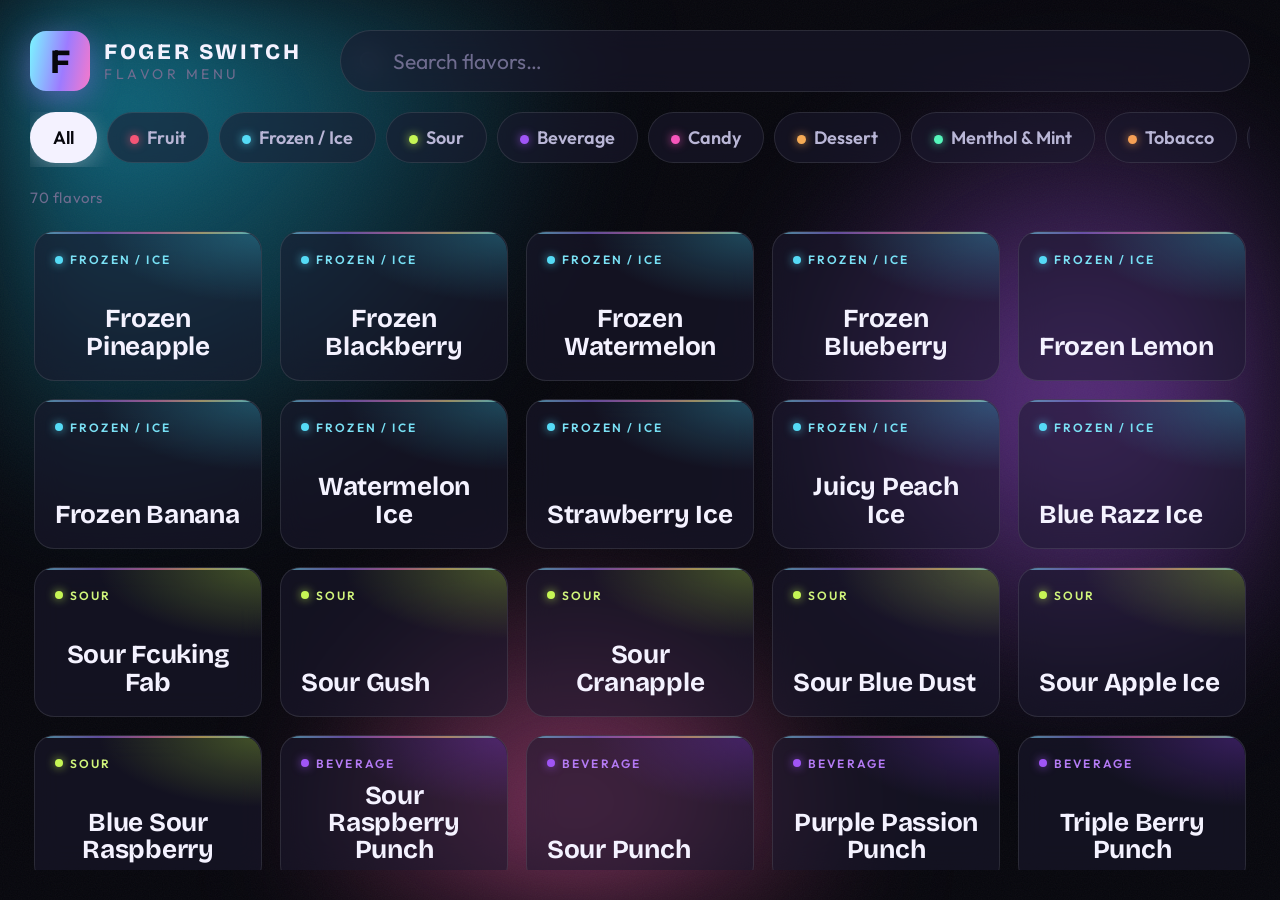
<file: index.html>
<!DOCTYPE html>
<html lang="en">
<head>
  <meta charset="UTF-8" />
  <meta name="viewport" content="width=device-width, initial-scale=1.0, maximum-scale=1.0, user-scalable=no" />
  <title>Foger Switch — Flavor Menu</title>
  <link rel="stylesheet" href="styles.css" />
</head>
<body>
  <!-- Animated holographic atmosphere -->
  <div class="aurora" aria-hidden="true">
    <span class="blob blob-1"></span>
    <span class="blob blob-2"></span>
    <span class="blob blob-3"></span>
  </div>
  <div class="grain" aria-hidden="true"></div>

  <!-- ===== Idle attract screen ===== -->
  <section id="attract" class="attract" aria-hidden="true">
    <div class="attract-inner">
      <p class="attract-kicker">Foger&nbsp;Switch</p>
      <h1 class="attract-title">Flavor<br />Menu</h1>
      <p class="attract-sub">Tap anywhere to explore<br /><span id="attractCount">90</span> flavors</p>
      <div class="attract-pulse" aria-hidden="true"></div>
    </div>
  </section>

  <!-- ===== Main app ===== -->
  <main id="app" class="app">
    <header class="topbar">
      <div class="brand">
        <span class="brand-mark">F</span>
        <span class="brand-text">
          <span class="brand-name">FOGER SWITCH</span>
          <span class="brand-tag">Flavor Menu</span>
        </span>
      </div>
      <div class="search-wrap">
        <svg class="search-icon" viewBox="0 0 24 24" aria-hidden="true"><path d="M21 21l-4.3-4.3M11 19a8 8 0 1 0 0-16 8 8 0 0 0 0 16Z" fill="none" stroke="currentColor" stroke-width="2" stroke-linecap="round"/></svg>
        <input id="search" class="search" type="text" inputmode="search" autocomplete="off" placeholder="Search flavors…" aria-label="Search flavors" />
        <button id="searchClear" class="search-clear" aria-label="Clear search" hidden>&times;</button>
      </div>
    </header>

    <nav id="filters" class="filters" aria-label="Filter by category"></nav>

    <div class="count-row">
      <span id="resultCount" class="result-count"></span>
    </div>

    <section id="grid" class="grid" aria-label="Flavors"></section>

    <p id="empty" class="empty" hidden>No flavors match that search.</p>
  </main>

  <!-- ===== Zoom-to-detail overlay ===== -->
  <div id="scrim" class="scrim" hidden></div>
  <div id="detail" class="detail" role="dialog" aria-modal="true" aria-labelledby="detailName" hidden>
    <button id="detailClose" class="detail-close" aria-label="Close">&times;</button>
    <span id="detailBadge" class="detail-badge"></span>
    <h2 id="detailName" class="detail-name"></h2>
    <p id="detailProfile" class="detail-profile"></p>
    <span class="detail-hint">Tap anywhere to close</span>
  </div>

  <script src="app.js"></script>
</body>
</html>
</file>
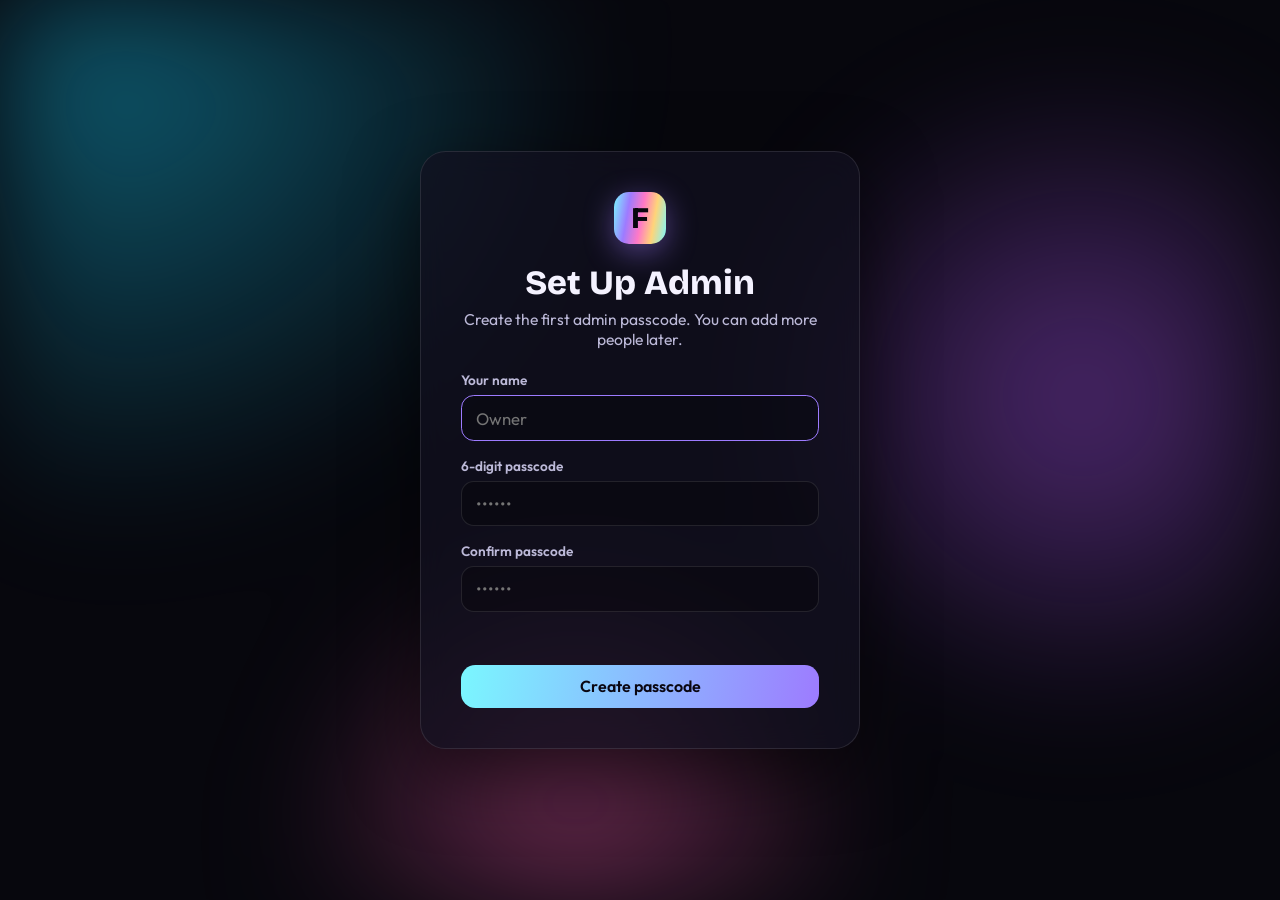
<file: admin.html>
<!DOCTYPE html>
<html lang="en">
<head>
<meta charset="UTF-8" />
<meta name="viewport" content="width=device-width, initial-scale=1.0, maximum-scale=1.0, user-scalable=no" />
<title>Foger Switch — Admin</title>
<link rel="stylesheet" href="admin.css" />
</head>
<body>
  <div class="aurora" aria-hidden="true"><span class="blob b1"></span><span class="blob b2"></span><span class="blob b3"></span></div>

  <div class="wrap">
    <!-- ===================== GATE ===================== -->
    <section id="gate" class="gate">
      <!-- LOGIN (returning) -->
      <div id="loginView" class="gate-card" hidden>
        <div class="brand-mark gate-mark">F</div>
        <h1 class="gate-title">Admin Access</h1>
        <p class="gate-sub">Enter your 6-digit passcode</p>
        <div id="dots" class="dots" aria-hidden="true"></div>
        <div class="keypad" id="keypad"></div>
        <p id="loginMsg" class="msg" role="status" style="margin-top:16px"></p>
      </div>

      <!-- SETUP (first run) -->
      <div id="setupView" class="gate-card" hidden>
        <div class="brand-mark gate-mark">F</div>
        <h1 class="gate-title">Set Up Admin</h1>
        <p class="gate-sub">Create the first admin passcode. You can add more people later.</p>
        <div class="field"><label for="setupName">Your name</label>
          <input id="setupName" type="text" autocomplete="off" placeholder="Owner" /></div>
        <div class="field"><label for="setupCode">6-digit passcode</label>
          <input id="setupCode" type="password" inputmode="numeric" autocomplete="off" maxlength="6" placeholder="••••••" /></div>
        <div class="field"><label for="setupConfirm">Confirm passcode</label>
          <input id="setupConfirm" type="password" inputmode="numeric" autocomplete="off" maxlength="6" placeholder="••••••" /></div>
        <p id="setupMsg" class="msg bad"></p>
        <button id="setupBtn" class="btn primary" style="width:100%;margin-top:6px">Create passcode</button>
      </div>
    </section>

    <!-- ===================== PANEL ===================== -->
    <section id="panel" class="panel" hidden>
      <div class="panel-head">
        <div class="brand-mark">F</div>
        <h1 class="panel-title">Kiosk Admin</h1>
        <span class="who" id="who"></span>
        <button id="lockBtn" class="btn ghost">Lock</button>
        <button id="exitBtn" class="btn">Exit to kiosk ↗</button>
      </div>

      <nav class="tabs" id="tabs">
        <button class="tab active" data-tab="avail">Availability</button>
        <button class="tab" data-tab="add">Add Flavor</button>
        <button class="tab" data-tab="pass">Passcodes</button>
      </nav>

      <!-- AVAILABILITY -->
      <div id="tab-avail" class="tabpage">
        <div class="toolbar">
          <input id="availSearch" class="search" type="text" inputmode="search" autocomplete="off" placeholder="Search flavors…" />
          <span id="availCount" class="count-tag"></span>
        </div>
        <p class="note" style="margin:0 0 12px">Toggle a flavor off when it's out of stock. It stays on the menu, shown dimmed with an “Out of Stock” badge.</p>
        <div id="flavorList" class="flavor-list"></div>
      </div>

      <!-- ADD FLAVOR -->
      <div id="tab-add" class="tabpage" hidden>
        <div class="add-grid">
          <div class="form-col">
            <div class="field"><label for="addName">Flavor name</label>
              <input id="addName" type="text" autocomplete="off" placeholder="e.g. Blue Razz Slush" /></div>
            <div class="field"><label for="addProfile">Flavor profile</label>
              <textarea id="addProfile" placeholder="Short description shown when a customer opens the card."></textarea></div>
            <div class="field"><label for="addCategory">Category</label>
              <select id="addCategory"></select></div>
            <div class="field inline-toggle">
              <span id="addIced" class="switch" role="switch" aria-checked="false" tabindex="0"></span>
              <label for="addIced" style="margin:0">Iced / menthol (shows under the “Iced” filter)</label>
            </div>
            <div class="field"><label for="addHue">Pod color</label>
              <div class="hue-row">
                <input id="addHue" class="hue-slider" type="range" min="0" max="360" value="250" />
              </div>
              <div id="swatches" class="swatches"></div>
            </div>
            <p id="addMsg" class="msg"></p>
            <button id="addBtn" class="btn primary" style="width:100%">Add flavor</button>
          </div>
          <div class="preview-col">
            <div id="previewPod" class="preview-pod"></div>
            <p class="preview-name" id="previewName">New Flavor</p>
            <p class="filename">Real photo later: <code id="previewFile">pods/new-flavor.png</code></p>
          </div>
        </div>

        <h2 class="section-h">Added flavors</h2>
        <p class="note" id="customEmpty">No custom flavors yet. Ones you add appear here.</p>
        <div id="customList" class="mini-list"></div>
      </div>

      <!-- PASSCODES -->
      <div id="tab-pass" class="tabpage" hidden>
        <p class="note" style="margin:0 0 12px">Each person gets their own 6-digit code. Up to 12. Codes are stored on this device only.</p>
        <div id="peopleList" class="mini-list"></div>

        <h2 class="section-h">Add a person</h2>
        <div class="row-form">
          <div class="field"><label for="pName">Name</label>
            <input id="pName" type="text" autocomplete="off" placeholder="Staff name" /></div>
          <div class="field"><label for="pCode">6-digit code</label>
            <input id="pCode" type="password" inputmode="numeric" autocomplete="off" maxlength="6" placeholder="••••••" /></div>
          <button id="pAddBtn" class="btn primary">Add</button>
        </div>
        <p id="passMsg" class="msg"></p>
      </div>
    </section>
  </div>

  <script src="pod-art.js"></script>
  <script src="kiosk-store.js"></script>
  <script src="admin.js"></script>
</body>
</html>
</file>
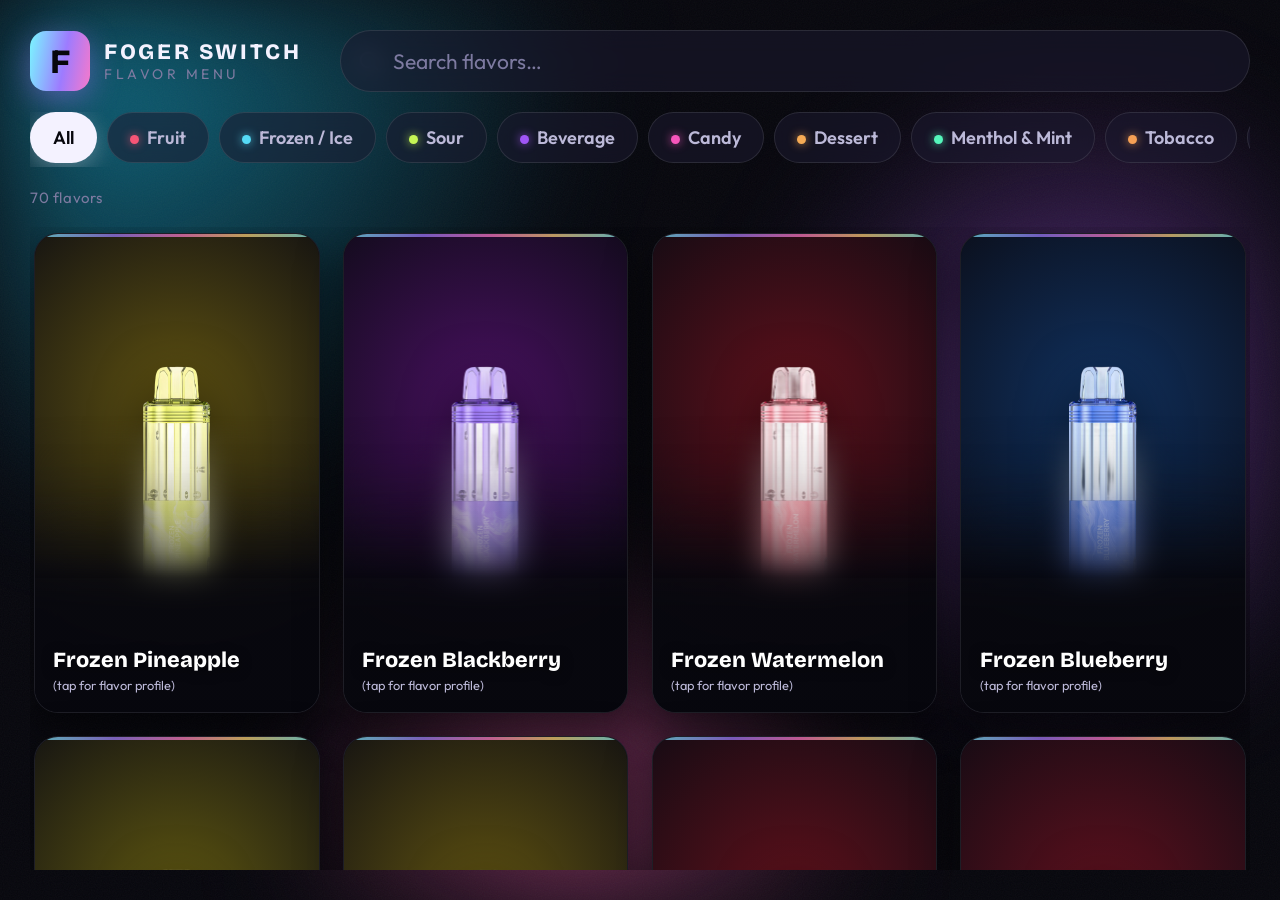
<file: cards.html>
<!DOCTYPE html>
<html lang="en">
<head>
<meta charset="UTF-8" />
<meta name="viewport" content="width=device-width, initial-scale=1.0, maximum-scale=1.0, user-scalable=no" />
<title>Foger Switch — Flavor Cards</title>
<link rel="stylesheet" href="cards.css?v=2" />
</head>
<body>
  <div class="aurora" aria-hidden="true"><span class="blob b1"></span><span class="blob b2"></span><span class="blob b3"></span></div>
  <div class="grain" aria-hidden="true"></div>

  <!-- idle attract -->
  <section id="attract" class="attract" aria-hidden="true">
    <div class="attract-inner">
      <p class="attract-kicker">Foger&nbsp;Switch</p>
      <h1 class="attract-title">Flavor<br/>Menu</h1>
      <p class="attract-sub">Tap anywhere to explore<br/><span id="attractCount">90</span> flavors</p>
      <div class="attract-pulse" aria-hidden="true"></div>
    </div>
  </section>

  <main id="app" class="app">
    <header class="topbar">
      <div class="brand">
        <span class="brand-mark">F</span>
        <span class="brand-text"><span class="brand-name">FOGER SWITCH</span><span class="brand-tag">Flavor Menu</span></span>
      </div>
      <div class="search-wrap">
        <svg class="search-icon" viewBox="0 0 24 24" aria-hidden="true"><path d="M21 21l-4.3-4.3M11 19a8 8 0 1 0 0-16 8 8 0 0 0 0 16Z" fill="none" stroke="currentColor" stroke-width="2" stroke-linecap="round"/></svg>
        <input id="search" class="search" type="text" inputmode="search" autocomplete="off" placeholder="Search flavors…" aria-label="Search flavors" />
        <button id="searchClear" class="search-clear" aria-label="Clear search" hidden>&times;</button>
      </div>
    </header>

    <nav id="filters" class="filters" aria-label="Filter by category"></nav>
    <div class="count-row"><span id="resultCount" class="result-count"></span></div>

    <section id="grid" class="grid" aria-label="Flavors"></section>
    <p id="empty" class="empty" hidden>No flavors match that search.</p>
  </main>

  <script src="cards.js?v=2"></script>
</body>
</html>
</file>
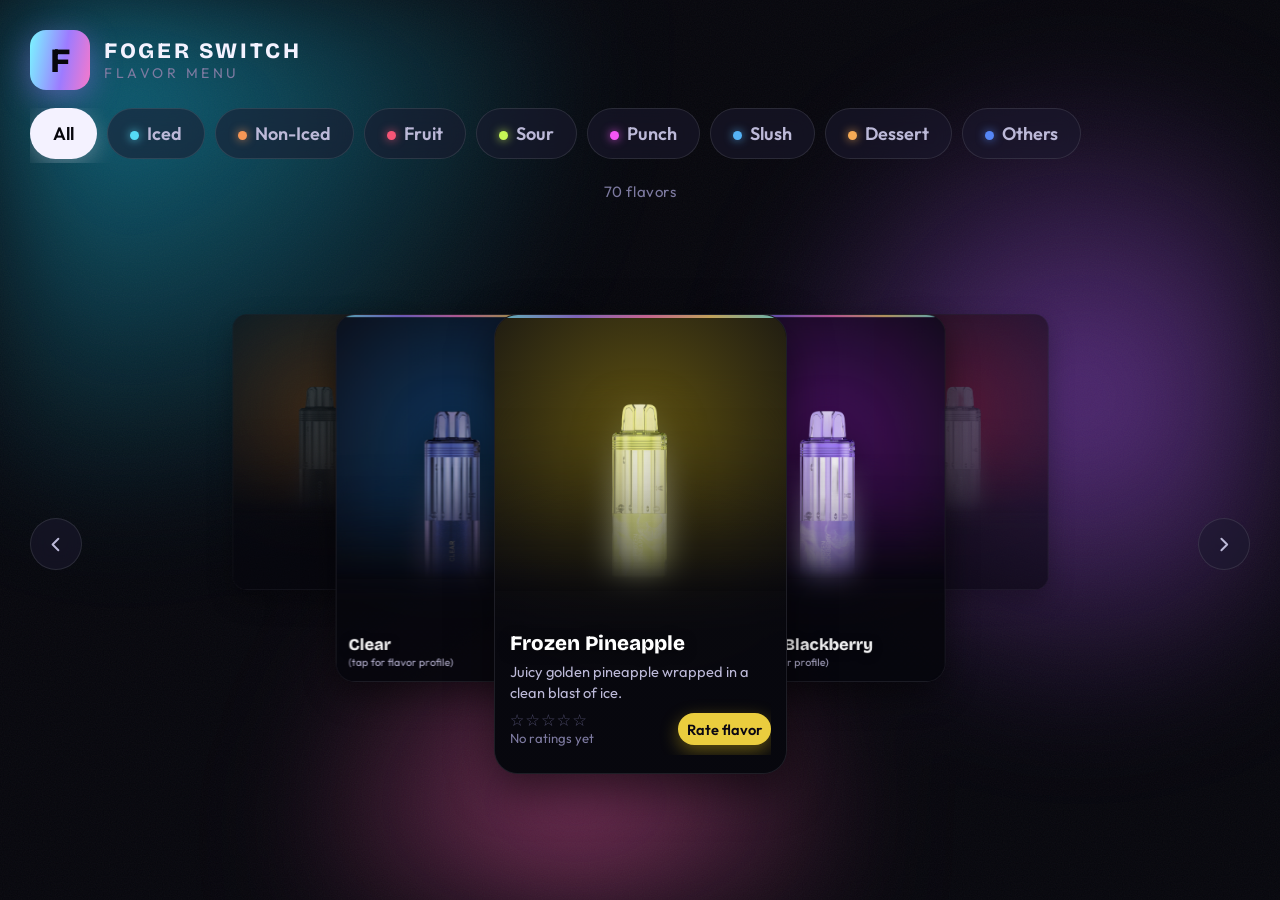
<file: carousel.html>
<!DOCTYPE html>
<html lang="en">
<head>
<meta charset="UTF-8" />
<meta name="viewport" content="width=device-width, initial-scale=1.0, maximum-scale=1.0, user-scalable=no" />
<title>Foger Switch — Flavor Carousel</title>
<link rel="stylesheet" href="carousel.css" />
</head>
<body>
  <div class="aurora" aria-hidden="true"><span class="blob b1"></span><span class="blob b2"></span><span class="blob b3"></span></div>
  <div class="grain" aria-hidden="true"></div>

  <!-- idle attract -->
  <section id="attract" class="attract" aria-hidden="true">
    <div class="attract-inner">
      <p class="attract-kicker">Foger&nbsp;Switch</p>
      <h1 class="attract-title">Flavor<br/>Menu</h1>
      <p class="attract-sub">Tap anywhere to explore<br/><span id="attractCount">90</span> flavors</p>
      <div class="attract-pulse" aria-hidden="true"></div>
    </div>
  </section>

  <main id="app" class="app">
    <header class="topbar">
      <div class="brand">
        <span class="brand-mark">F</span>
        <span class="brand-text"><span class="brand-name">FOGER SWITCH</span><span class="brand-tag">Flavor Menu</span></span>
      </div>
    </header>

    <nav id="filters" class="filters" aria-label="Filter by category"></nav>
    <div class="count-row"><span id="resultCount" class="result-count"></span></div>

    <div class="carousel-wrap">
      <button id="prevBtn" class="nav-arrow left" aria-label="Previous flavor">
        <svg viewBox="0 0 24 24"><path d="M15 5l-7 7 7 7" fill="none" stroke="currentColor" stroke-width="2.4" stroke-linecap="round" stroke-linejoin="round"/></svg>
      </button>
      <div id="stage" class="stage">
        <div id="track" class="track"></div>
      </div>
      <button id="nextBtn" class="nav-arrow right" aria-label="Next flavor">
        <svg viewBox="0 0 24 24"><path d="M9 5l7 7-7 7" fill="none" stroke="currentColor" stroke-width="2.4" stroke-linecap="round" stroke-linejoin="round"/></svg>
      </button>
    </div>

    <p id="empty" class="empty" hidden>No flavors match that filter.</p>
  </main>

  <script src="pod-art.js"></script>
  <script src="kiosk-store.js"></script>
  <script src="carousel.js"></script>
</body>
</html>
</file>
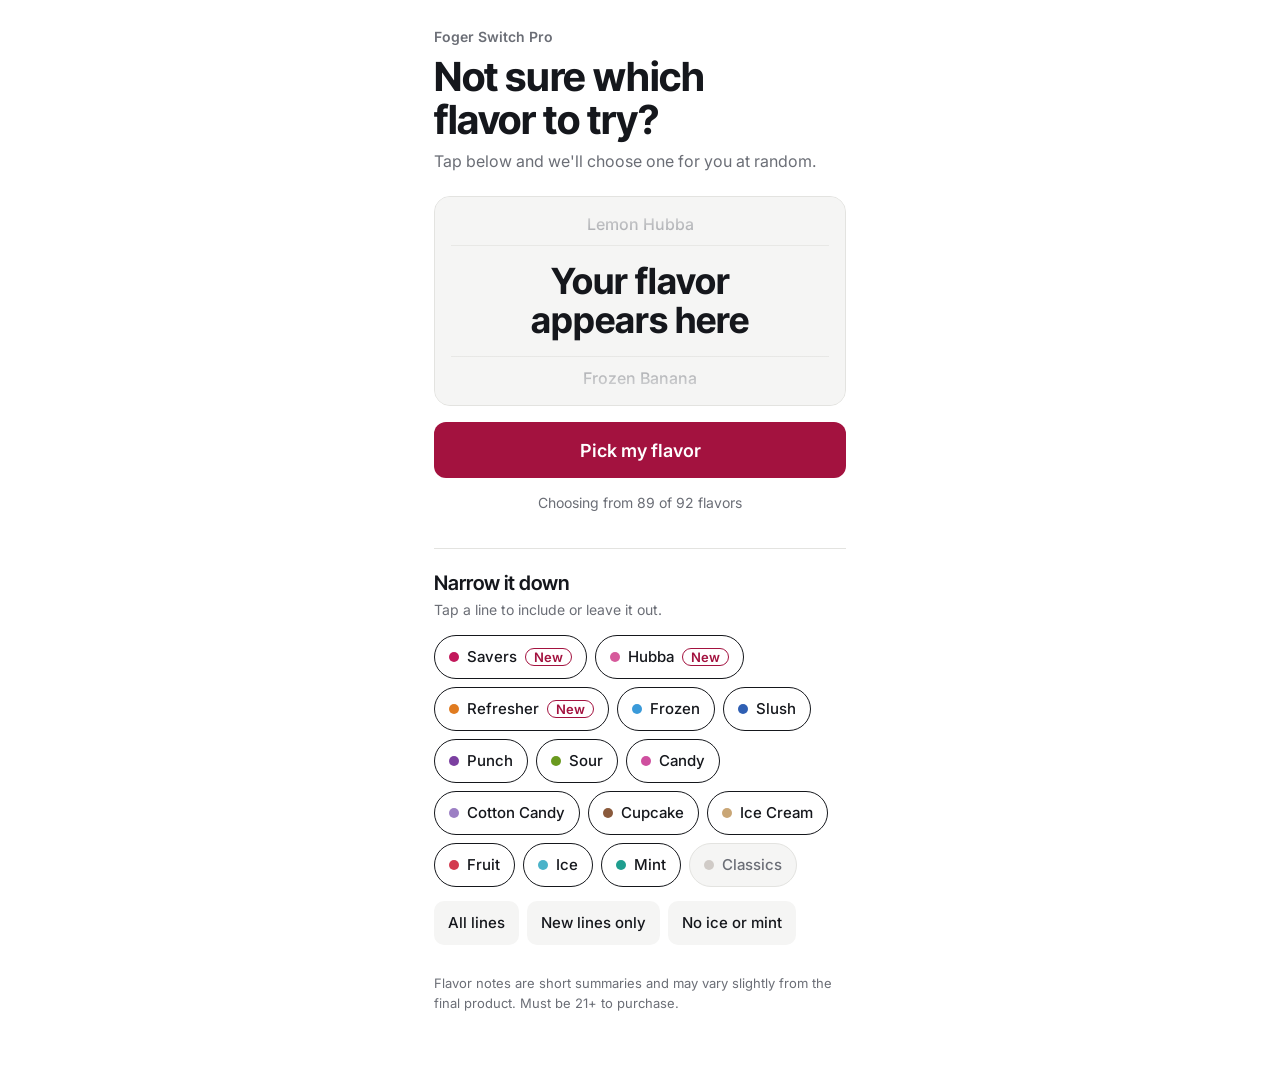
<file: picker.html>
<!DOCTYPE html>
<html lang="en">
<head>
<meta charset="utf-8">
<meta name="viewport" content="width=device-width, initial-scale=1">
<title>Foger Flavor Picker</title>
<link rel="preconnect" href="https://fonts.googleapis.com">
<link href="https://fonts.googleapis.com/css2?family=Inter+Tight:wght@600;700&family=Inter:wght@400;500;600&display=swap" rel="stylesheet">
<style>
/* VOICE: calm, polished retail counter tool
   IDEA: a product-display panel that rotates through the pod wall and settles on one
   PICTURE: the reel window, large, with the chosen flavor set like a product label
   COLOUR and TYPE: white ground, graphite ink, one raspberry accent; Inter Tight + Inter
   LAYOUT: single column; title, reel, button, result, then line filters */
:root{color-scheme:light dark;
  --bg:#ffffff;--panel:#f5f5f4;--ink:#15171c;--soft:#6b6e76;--rule:#e3e3e0;--accent:#a3123f;--accent-ink:#ffffff;--panel0:rgba(245,245,244,0)}
@media (prefers-color-scheme:dark){:root:not([data-theme=light]){
  --bg:#111214;--panel:#1b1c1f;--ink:#f2f2f0;--soft:#9a9ca3;--rule:#2c2d31;--accent:#e04a76;--panel0:rgba(27,28,31,0)}}
:root[data-theme=dark]{--bg:#111214;--panel:#1b1c1f;--ink:#f2f2f0;--soft:#9a9ca3;--rule:#2c2d31;--accent:#e04a76;--panel0:rgba(27,28,31,0)}
:root[data-theme=light]{color-scheme:light}:root[data-theme=dark]{color-scheme:dark}
*{box-sizing:border-box;min-width:0}
body{margin:0;background:var(--bg);color:var(--ink);font:16px/1.55 Inter,system-ui,sans-serif;overflow-x:clip;-webkit-font-smoothing:antialiased}
.wrap{max-width:540px;margin:0 auto;padding:28px max(5vw,18px) 40px}
.brand{font:600 14px Inter,sans-serif;color:var(--soft);margin:0 0 10px}
h1{font:700 clamp(30px,7.5vw,40px)/1.08 "Inter Tight",system-ui,sans-serif;letter-spacing:-.01em;margin:0 0 8px;text-wrap:balance}
.sub{margin:0 0 22px;color:var(--soft)}
.reel{background:var(--panel);border:1px solid var(--rule);border-radius:16px;padding:6px 16px;position:relative;overflow:hidden}
.reel::before,.reel::after{content:"";position:absolute;left:0;right:0;height:32%;pointer-events:none;z-index:1}
.reel::before{top:0;background:linear-gradient(var(--panel),var(--panel0))}
.reel::after{bottom:0;background:linear-gradient(var(--panel0),var(--panel))}
.slot{text-align:center;font:500 16px/1.2 Inter,sans-serif;color:var(--soft);height:42px;display:flex;align-items:center;justify-content:center;white-space:nowrap;overflow:hidden;text-overflow:ellipsis}
.slot.mid{height:clamp(88px,22vw,112px);font:700 clamp(26px,7.5vw,36px)/1.08 "Inter Tight",sans-serif;color:var(--ink);border-block:1px solid var(--rule);white-space:normal;text-wrap:balance}
.big{display:block;width:100%;margin:16px 0 0;min-height:56px;border:0;border-radius:12px;background:var(--accent);color:var(--accent-ink);font:600 18px Inter,sans-serif;cursor:pointer;transition:filter .15s}
.big:hover{filter:brightness(1.08)}
.big:disabled{opacity:.6;cursor:default}
button:focus-visible{outline:3px solid var(--accent);outline-offset:3px}
.result{border:1px solid var(--rule);border-left:4px solid var(--accent);border-radius:12px;padding:16px 18px;margin-top:16px}
.result[hidden]{display:none}
.meta{display:flex;flex-wrap:wrap;align-items:center;gap:8px;font:500 14px Inter,sans-serif;color:var(--soft)}
.dot{width:10px;height:10px;border-radius:50%;background:var(--soft);flex:none;display:inline-block}
.new{font:600 13px Inter;color:var(--accent);border:1px solid currentColor;border-radius:99px;padding:0 8px}
.result h2{font:700 26px/1.15 "Inter Tight",sans-serif;margin:6px 0 4px}
.result p{margin:0}
.count{margin:14px 0 0;font-size:14px;color:var(--soft);text-align:center}
.recent{margin:4px 0 0;font-size:14px;color:var(--soft);text-align:center}
.filters{margin-top:34px;padding-top:22px;border-top:1px solid var(--rule)}
h3{font:600 20px "Inter Tight",sans-serif;margin:0 0 4px}
.hint{margin:0 0 14px;font-size:14px;color:var(--soft)}
.chips{display:flex;flex-wrap:wrap;gap:8px}
.lineBtn{min-height:44px;padding:0 14px;border-radius:99px;border:1px solid var(--rule);background:var(--bg);color:var(--ink);font:500 15px Inter,sans-serif;cursor:pointer;display:inline-flex;align-items:center;gap:8px}
.lineBtn[aria-pressed=true]{border-color:var(--ink)}
.lineBtn[aria-pressed=false]{color:var(--soft);background:var(--panel)}
.lineBtn[aria-pressed=false] .dot{opacity:.3}
.quick{display:flex;flex-wrap:wrap;gap:8px;margin-top:14px}
.ghost{min-height:44px;padding:0 14px;border-radius:10px;border:0;background:var(--panel);color:var(--ink);font:500 15px Inter,sans-serif;cursor:pointer}
.foot{font-size:13px;color:var(--soft);margin-top:28px}
</style>
</head>
<body>
<main class="wrap">
  <p class="brand">Foger Switch Pro</p>
  <h1>Not sure which flavor to try?</h1>
  <p class="sub">Tap below and we'll choose one for you at random.</p>

  <div class="reel" aria-hidden="true">
    <div class="slot" id="s0">Lemon Hubba</div>
    <div class="slot mid" id="s1">Your flavor appears here</div>
    <div class="slot" id="s2">Frozen Banana</div>
  </div>

  <button class="big" id="spin" type="button">Pick my flavor</button>

  <section class="result" id="result" hidden aria-live="polite">
    <div class="meta" id="rLine"></div>
    <h2 id="rName"></h2>
    <p id="rDesc"></p>
  </section>
  <p class="count" id="count"></p>
  <p class="recent" id="recent"></p>

  <section class="filters">
    <h3>Narrow it down</h3>
    <p class="hint">Tap a line to include or leave it out.</p>
    <div class="chips" id="lines"></div>
    <div class="quick">
      <button class="ghost" type="button" id="allOn">All lines</button>
      <button class="ghost" type="button" id="newOnly">New lines only</button>
      <button class="ghost" type="button" id="noIce">No ice or mint</button>
    </div>
  </section>

  <p class="foot">Flavor notes are short summaries and may vary slightly from the final product. Must be 21+ to purchase.</p>
</main>

<noscript><p style="text-align:center;padding:16px">This page needs JavaScript turned on to pick a flavor.</p></noscript>
<p id="err" style="display:none;margin:0 max(5vw,18px) 24px;padding:12px;border-radius:10px;background:#fde8ee;color:#7a0b2c;font-size:14px"></p>
<script>
window.onerror = function(msg, src, line, col){
  var b = document.getElementById("err");
  if (b) { b.style.display = "block"; b.textContent = "Error: " + msg + " (line " + line + ":" + (col || 0) + ")"; }
};
</script>
<script>
(function(){
var LINES = {
  "Savers":{c:"#c2185b",isNew:1},"Hubba":{c:"#d65a9b",isNew:1},"Refresher":{c:"#e07b20",isNew:1},
  "Frozen":{c:"#3a9ad9"},"Slush":{c:"#2f5fb3"},"Punch":{c:"#7b3fa0"},"Sour":{c:"#6a9a1f"},
  "Candy":{c:"#cf4f9f"},"Cotton Candy":{c:"#9c7fc4"},"Cupcake":{c:"#8a5a3c"},"Ice Cream":{c:"#c9a676"},
  "Fruit":{c:"#d33b4f"},"Ice":{c:"#4bb3c9"},"Mint":{c:"#1f9e8f"},"Classics":{c:"#7a6a60"}
};
var FLAVORS = [
 ["Pineapple Savers","Savers","Sweet pineapple done like a fruit candy."],
 ["Wildberry Savers","Savers","Mixed dark-berry candy."],
 ["Drop Sour Savers","Savers","Sour candy drop."],
 ["Sour Cherry Savers","Savers","Tart, sour cherry candy."],
 ["Strawberry Savers","Savers","Strawberry hard candy."],
 ["Strawberry Watermelon Hubba","Hubba","Strawberry and watermelon bubble gum."],
 ["Lemon Hubba","Hubba","Bright lemon over soft bubble gum."],
 ["Tropical Hubba","Hubba","Tropical fruit bubble gum."],
 ["Baja Splash","Hubba","Tropical lime-citrus gum blend served icy."],
 ["Mint Lemonade","Hubba","Tangy lemonade with cool mint, gum style."],
 ["Orange Dream Refresher","Refresher","Orange juice with vanilla cream."],
 ["Mango Pineapple Refresher","Refresher","Mango and pineapple juice blend."],
 ["Blackberry Passion Refresher","Refresher","Blackberry and passion fruit juice."],
 ["Peach Berries Refresher","Refresher","White peach with mixed berries."],
 ["Red Mix Refresher","Refresher","Strawberry, watermelon and cherry."],
 ["Frozen Pineapple","Frozen","Iced tropical pineapple."],
 ["Frozen Blackberry","Frozen","Iced dark blackberry."],
 ["Frozen Watermelon","Frozen","Iced juicy watermelon."],
 ["Frozen Blueberry","Frozen","Iced ripe blueberry."],
 ["Frozen Lemon","Frozen","Iced tart lemon."],
 ["Frozen Banana","Frozen","Iced creamy banana."],
 ["Frozen Strawberry Grapefruit","Frozen","Strawberry and pink grapefruit on ice.",1],
 ["Frozen Wildberry Mix","Frozen","Dark berries on ice.",1],
 ["Frozen Summer Pear","Frozen","Green pear on ice.",1],
 ["Frozen Orange & Green","Frozen","Sweet orange and green apple on ice.",1],
 ["Cherry Slush","Slush","Frozen cherry slushie."],
 ["Strawberry Slush","Slush","Frozen strawberry slushie."],
 ["Peach Slush","Slush","Frozen peach slushie."],
 ["Orange Slush","Slush","Frozen orange slushie."],
 ["Grape Slush","Slush","Frozen grape slushie."],
 ["Cola Slush","Slush","Cola syrup over crushed ice."],
 ["Hawaiian Punch","Punch","Tropical fruit punch."],
 ["Sour Raspberry Punch","Punch","Tart raspberry over fruit punch."],
 ["Purple Passion Punch","Punch","Grape, passion fruit and dark berry."],
 ["Triple Berry Punch","Punch","Mixed-berry punch, no ice."],
 ["Sour Punch","Punch","Sour candy over fruit punch."],
 ["Sour Fcuking Fab","Sour","Loud mixed-fruit sour candy."],
 ["Sour Gush","Sour","Sour, gushing fruit candy."],
 ["Sour Cranapple","Sour","Tart cranberry and apple."],
 ["Sour Blue Dust","Sour","Blue raspberry sherbet with sour dust."],
 ["Sour Apple Ice","Sour","Tart green apple with ice."],
 ["Blue Sour Raspberry","Sour","Sour-dusted blue raspberry."],
 ["Strawberry B-Pop","Candy","Strawberry lollipop candy."],
 ["Blue Rancher B-Pop","Candy","Blue raspberry hard candy."],
 ["OMG B-Pop","Candy","Mixed mystery candy blend."],
 ["White Gummy","Candy","White gummy candy with pineapple sweetness."],
 ["Watermelon Bubble Gum","Candy","Watermelon candy with bubble gum."],
 ["Gummy Bear","Candy","Chewy mixed-fruit gummy bears."],
 ["Meta Moon","Candy","Mystery fruit candy with a cool finish."],
 ["Pink & Blue","Candy","Pink and blue cotton candy."],
 ["Lemon Heads","Candy","Tart lemon candy."],
 ["Strawberry Cotton Candy","Cotton Candy","Spun sugar with strawberry."],
 ["Blueberry Cotton Candy","Cotton Candy","Spun sugar with blueberry."],
 ["Watermelon Cotton Candy","Cotton Candy","Spun sugar with watermelon."],
 ["Chocolate Cupcake","Cupcake","Rich chocolate on soft cake."],
 ["Vanilla Cupcake","Cupcake","Classic vanilla cupcake."],
 ["Red Velvet Cupcake","Cupcake","Red velvet with cream cheese frosting."],
 ["Skittles Cupcake","Cupcake","Fruity candy on a frosted cupcake."],
 ["Coconut Cupcake","Cupcake","Coconut frosted cupcake."],
 ["Strawberry Cupcake","Cupcake","Vanilla cupcake with strawberry."],
 ["Vanilla Ice Cream","Ice Cream","Creamy vanilla dessert."],
 ["Strawnana Ice Cream","Ice Cream","Strawberry-banana cream."],
 ["Berry Bliss","Fruit","Sweet-tart mixed berries."],
 ["California Cherry","Fruit","Ripe sweet cherry."],
 ["Dragon Melon","Fruit","Dragon fruit and juicy melon."],
 ["Cherry Bomb","Fruit","Dark cherry candy."],
 ["Pink Lemonade","Fruit","Tart pink lemonade."],
 ["Dragon Fruit Lemonade","Fruit","Lemonade with mellow dragon fruit."],
 ["Strawberry Watermelon","Fruit","Ripe strawberry and juicy watermelon."],
 ["Strawberry Kiwi","Fruit","Strawberry and tart kiwi."],
 ["Strawberry Banana","Fruit","Strawberry and creamy banana."],
 ["Strawberry Mango","Fruit","Sweet strawberry and mango.",1],
 ["Mexico Mango","Fruit","Ripe tropical mango."],
 ["Kiwi Dragon Berry","Fruit","Kiwi, dragon fruit and mixed berry."],
 ["Cherry Lemon","Fruit","Sweet cherry with lemon."],
 ["Blueberry Watermelon","Fruit","Blueberry over watermelon."],
 ["Blue Dragon","Fruit","Blue raspberry over dragon fruit."],
 ["Lime Berry Orange","Fruit","Lime, mixed berry and orange."],
 ["Raspberry Watermelon","Fruit","Tart raspberry and juicy watermelon."],
 ["Blackberry Blueberry","Fruit","Dark blackberry and blueberry."],
 ["Watermelon Ice","Ice","Juicy watermelon with ice."],
 ["Blue Razz Ice","Ice","Blue raspberry with ice."],
 ["Strawberry Ice","Ice","Ripe strawberry with ice."],
 ["Juicy Peach Ice","Ice","Juicy peach with ice."],
 ["Pineapple Coconut Ice","Ice","Piña colada with a clean ice finish."],
 ["Icy Mint","Mint","Cold, icy mint."],
 ["Miami Mint","Mint","Spearmint with a cool finish."],
 ["Gum Mint","Mint","Sweet spearmint gum."],
 ["Cool Mint","Mint","Clean peppermint."],
 ["Clear","Classics","Unflavored, neutral."],
 ["Tobacco","Classics","Classic dry, earthy tobacco."],
 ["Coffee","Classics","Roasted coffee with mild sweetness."]
];
var KEY = "foger-picker-lines-v2";
function esc(s){ return String(s).replace(/&/g,"&amp;").replace(/</g,"&lt;"); }
function has(arr, v){ for (var i = 0; i < arr.length; i++) { if (arr[i] === v) return true; } return false; }
function without(arr, v){ var o = []; for (var i = 0; i < arr.length; i++) { if (arr[i] !== v) o.push(arr[i]); } return o; }
function $(id){ return document.getElementById(id); }
var lineNames = []; for (var k in LINES) { if (LINES.hasOwnProperty(k)) lineNames.push(k); }

var offLines = ["Classics"];
try { var saved = JSON.parse(window.localStorage.getItem(KEY)); if (saved && saved.length !== undefined) offLines = saved; } catch (e) {}
function save(){ try { window.localStorage.setItem(KEY, JSON.stringify(offLines)); } catch (e) {} }

function pool(){ var o = []; for (var i = 0; i < FLAVORS.length; i++) { if (!has(offLines, FLAVORS[i][1])) o.push(FLAVORS[i]); } return o; }
function isNew(f){ return !!(LINES[f[1]].isNew || f[3]); }
var recent = [];
var spinning = false;

function renderLines(){
  var h = "";
  for (var i = 0; i < lineNames.length; i++) {
    var l = lineNames[i];
    h += '<button class="lineBtn" type="button" data-line="' + esc(l) + '" aria-pressed="' + (!has(offLines, l)) + '">' +
         '<span class="dot" style="background:' + LINES[l].c + '"></span>' + esc(l) +
         (LINES[l].isNew ? ' <span class="new">New</span>' : '') + '</button>';
  }
  $("lines").innerHTML = h;
}
function renderCount(){
  var n = pool().length;
  $("count").textContent = n ? ("Choosing from " + n + " of " + FLAVORS.length + " flavors") : "No flavors selected. Turn a line back on below.";
  $("spin").disabled = (!n || spinning);
  $("recent").textContent = recent.length ? ("Recent picks: " + recent.join(", ")) : "";
}
function refresh(){ renderLines(); renderCount(); save(); }

function showResult(f){
  var c = LINES[f[1]].c;
  $("result").style.borderLeftColor = c;
  $("rLine").innerHTML = '<span class="dot" style="background:' + c + '"></span>' + esc(f[1]) + (isNew(f) ? ' <span class="new">New</span>' : '');
  $("rName").textContent = f[0];
  $("rDesc").textContent = f[2];
  $("result").removeAttribute("hidden");
}

function spin(){
  var p = pool();
  if (!p.length || spinning) return;
  var choices = [];
  for (var i = 0; i < p.length; i++) { if (!has(recent, p[i][0])) choices.push(p[i]); }
  if (!choices.length) choices = p;
  var pick = choices[Math.floor(Math.random() * choices.length)];
  var reduce = false;
  try { reduce = window.matchMedia && window.matchMedia("(prefers-reduced-motion: reduce)").matches; } catch (e) {}
  function rnd(){ return p[Math.floor(Math.random() * p.length)][0]; }
  spinning = true;
  $("spin").disabled = true;
  $("spin").textContent = "Choosing…";
  $("result").setAttribute("hidden", "");
  function finish(){
    $("s0").textContent = rnd(); $("s1").textContent = pick[0]; $("s2").textContent = rnd();
    recent = [pick[0]].concat(without(recent, pick[0])).slice(0, 5);
    showResult(pick);
    spinning = false;
    $("spin").textContent = "Pick another";
    renderCount();
  }
  if (reduce) { finish(); return; }
  var t = 0, delay = 40, ticks = 22;
  function tick(){
    $("s0").textContent = $("s1").textContent;
    $("s1").textContent = $("s2").textContent;
    $("s2").textContent = rnd();
    t++;
    if (t >= ticks) { finish(); return; }
    delay = delay * 1.1;
    window.setTimeout(tick, delay);
  }
  tick();
}

$("spin").onclick = spin;
$("lines").onclick = function(e){
  var el = e.target;
  while (el && el !== this && !(el.getAttribute && el.getAttribute("data-line"))) el = el.parentNode;
  if (!el || el === this) return;
  var l = el.getAttribute("data-line");
  offLines = has(offLines, l) ? without(offLines, l) : offLines.concat([l]);
  refresh();
};
$("allOn").onclick = function(){ offLines = []; refresh(); };
$("newOnly").onclick = function(){ var o = []; for (var i = 0; i < lineNames.length; i++) { if (!LINES[lineNames[i]].isNew) o.push(lineNames[i]); } offLines = o; refresh(); };
$("noIce").onclick = function(){ var add = ["Frozen","Slush","Ice","Mint"]; for (var i = 0; i < add.length; i++) { if (!has(offLines, add[i])) offLines.push(add[i]); } refresh(); };
refresh();
})();
</script>
</body>
</html>
</file>
<file: styles.css>
/* ============================================================
   Foger Switch — Flavor Kiosk
   Aesthetic: dark, semi-holographic / iridescent (matches the
   holographic product boxes). Built for touch: large targets,
   high contrast, smooth FLIP zoom-to-detail.
   ============================================================ */

/* ---------- Self-hosted fonts (offline-safe) ---------- */
@font-face {
  font-family: "Bricolage";
  src: url("fonts/bricolage.woff2") format("woff2");
  font-weight: 700; font-display: swap;
}
@font-face {
  font-family: "Bricolage";
  src: url("fonts/bricolage-800.woff2") format("woff2");
  font-weight: 800; font-display: swap;
}
@font-face {
  font-family: "Outfit";
  src: url("fonts/outfit-400.woff2") format("woff2");
  font-weight: 400; font-display: swap;
}
@font-face {
  font-family: "Outfit";
  src: url("fonts/outfit-600.woff2") format("woff2");
  font-weight: 600; font-display: swap;
}

/* ---------- Tokens ---------- */
:root {
  --bg:        #07070d;
  --bg-2:      #0d0d18;
  --ink:       #f4f2ff;
  --ink-soft:  #b9b6d6;
  --ink-faint: #6f6c8f;
  --card:      rgba(28, 27, 48, 0.55);
  --card-edge: rgba(255, 255, 255, 0.10);
  --display: "Bricolage", "Segoe UI", system-ui, sans-serif;
  --body:    "Outfit", "Segoe UI", system-ui, sans-serif;
  /* Holographic sweep used for brand + accents */
  --holo: linear-gradient(100deg,#7af7ff 0%,#9d7bff 28%,#ff79c6 52%,#ffd479 74%,#7af7ff 100%);
  --ease: cubic-bezier(.22,.61,.36,1);
}

* { box-sizing: border-box; -webkit-tap-highlight-color: transparent; }
[hidden] { display: none !important; }

html, body {
  margin: 0; height: 100%;
  background: var(--bg);
  color: var(--ink);
  font-family: var(--body);
  overflow: hidden;
  user-select: none;
  -webkit-user-select: none;
}

/* ============================================================
   Atmosphere: drifting iridescent aurora + film grain
   ============================================================ */
.aurora { position: fixed; inset: 0; z-index: 0; overflow: hidden; filter: blur(60px); }
.blob { position: absolute; border-radius: 50%; opacity: .55; mix-blend-mode: screen; will-change: transform; }
.blob-1 { width: 60vw; height: 60vw; left: -10vw; top: -15vw;
  background: radial-gradient(circle at 30% 30%, #18d4ff, transparent 65%);
  animation: drift1 26s var(--ease) infinite alternate; }
.blob-2 { width: 55vw; height: 55vw; right: -12vw; top: 5vh;
  background: radial-gradient(circle at 50% 50%, #b558ff, transparent 65%);
  animation: drift2 32s var(--ease) infinite alternate; }
.blob-3 { width: 50vw; height: 50vw; left: 20vw; bottom: -20vw;
  background: radial-gradient(circle at 50% 50%, #ff5db1, transparent 64%);
  animation: drift3 29s var(--ease) infinite alternate; }
@keyframes drift1 { to { transform: translate(18vw, 12vh) scale(1.15); } }
@keyframes drift2 { to { transform: translate(-14vw, 14vh) scale(1.1); } }
@keyframes drift3 { to { transform: translate(10vw, -16vh) scale(1.2); } }

.grain {
  position: fixed; inset: 0; z-index: 1; pointer-events: none; opacity: .045;
  background-image: url("data:image/svg+xml,%3Csvg xmlns='http://www.w3.org/2000/svg' width='160' height='160'%3E%3Cfilter id='n'%3E%3CfeTurbulence type='fractalNoise' baseFrequency='0.85' numOctaves='2'/%3E%3C/filter%3E%3Crect width='100%25' height='100%25' filter='url(%23n)'/%3E%3C/svg%3E");
}

/* ============================================================
   Idle attract screen
   ============================================================ */
.attract {
  position: fixed; inset: 0; z-index: 60;
  display: grid; place-items: center;
  background: radial-gradient(120% 90% at 50% 30%, rgba(13,13,24,.4), #07070d 80%);
  backdrop-filter: blur(2px);
  opacity: 0; visibility: hidden;
  transition: opacity .6s var(--ease), visibility .6s;
}
.attract.show { opacity: 1; visibility: visible; }
.attract-inner { text-align: center; position: relative; }
.attract-kicker {
  font-family: var(--display); font-weight: 700; letter-spacing: .5em;
  text-indent: .5em; font-size: clamp(14px, 2.4vw, 22px);
  color: var(--ink-soft); margin: 0 0 .4em; text-transform: uppercase;
}
.attract-title {
  font-family: var(--display); font-weight: 800; margin: 0;
  font-size: clamp(72px, 18vw, 230px); line-height: .86; letter-spacing: -.02em;
  background: var(--holo); background-size: 220% 220%;
  -webkit-background-clip: text; background-clip: text; color: transparent;
  animation: holoShift 8s linear infinite;
  filter: drop-shadow(0 0 40px rgba(157,123,255,.35));
}
@keyframes holoShift { to { background-position: 220% 0; } }
.attract-sub {
  font-family: var(--body); color: var(--ink-soft);
  font-size: clamp(18px, 3vw, 30px); margin: 1.2em 0 0; line-height: 1.4;
}
.attract-sub span { color: var(--ink); font-weight: 600; }
.attract-pulse {
  width: 14px; height: 14px; border-radius: 50%; margin: 2.2em auto 0;
  background: #7af7ff; box-shadow: 0 0 0 0 rgba(122,247,255,.6);
  animation: pulse 1.8s var(--ease) infinite;
}
@keyframes pulse {
  0%   { box-shadow: 0 0 0 0 rgba(122,247,255,.55); }
  70%  { box-shadow: 0 0 0 26px rgba(122,247,255,0); }
  100% { box-shadow: 0 0 0 0 rgba(122,247,255,0); }
}

/* ============================================================
   App shell
   ============================================================ */
.app {
  position: relative; z-index: 2;
  height: 100%; display: flex; flex-direction: column;
  padding: clamp(16px, 2.4vw, 30px);
  gap: clamp(12px, 1.6vw, 20px);
}

.topbar { flex: 0 0 auto; display: flex; align-items: center; gap: clamp(16px, 3vw, 40px); flex-wrap: wrap; }

.brand { display: flex; align-items: center; gap: 14px; flex: 0 0 auto; }
.brand-mark {
  display: grid; place-items: center; width: clamp(44px, 5vw, 60px); height: clamp(44px, 5vw, 60px);
  font-family: var(--display); font-weight: 800; font-size: clamp(24px, 3vw, 34px);
  border-radius: 16px; color: #07070d;
  background: var(--holo); background-size: 200% 200%;
  animation: holoShift 6s linear infinite;
  box-shadow: 0 8px 30px rgba(157,123,255,.45);
}
.brand-text { display: flex; flex-direction: column; line-height: 1; }
.brand-name { font-family: var(--display); font-weight: 800; letter-spacing: .12em; font-size: clamp(16px, 2vw, 22px); }
.brand-tag  { font-family: var(--body); color: var(--ink-faint); font-size: clamp(11px, 1.3vw, 14px); letter-spacing: .25em; text-transform: uppercase; margin-top: 4px; }

.search-wrap { position: relative; flex: 1 1 280px; min-width: 220px; display: flex; align-items: center; }
.search-icon { position: absolute; left: 18px; width: 22px; height: 22px; color: var(--ink-faint); pointer-events: none; }
.search {
  width: 100%; font-family: var(--body); font-size: clamp(16px, 1.9vw, 21px);
  color: var(--ink); background: var(--card); border: 1px solid var(--card-edge);
  border-radius: 999px; padding: clamp(12px,1.5vw,17px) 52px;
  outline: none; backdrop-filter: blur(12px);
  transition: border-color .25s, box-shadow .25s;
}
.search::placeholder { color: var(--ink-faint); }
.search:focus { border-color: rgba(122,247,255,.6); box-shadow: 0 0 0 4px rgba(122,247,255,.12); }
.search-clear {
  position: absolute; right: 14px; width: 34px; height: 34px; border: none; cursor: pointer;
  border-radius: 50%; background: rgba(255,255,255,.08); color: var(--ink-soft);
  font-size: 22px; line-height: 1; display: grid; place-items: center;
}

/* ---------- Category filter chips ---------- */
.filters {
  flex: 0 0 auto;
  display: flex; gap: 10px; overflow-x: auto; padding-bottom: 4px;
  scrollbar-width: none; -ms-overflow-style: none;
}
.filters::-webkit-scrollbar { display: none; }
.chip {
  --hue: 250;
  flex: 0 0 auto; cursor: pointer; font-family: var(--body); font-weight: 600;
  font-size: clamp(14px, 1.6vw, 18px); color: var(--ink-soft);
  padding: clamp(9px,1.1vw,13px) clamp(16px,1.8vw,22px); border-radius: 999px;
  background: var(--card); border: 1px solid var(--card-edge);
  backdrop-filter: blur(10px); white-space: nowrap;
  transition: color .2s, border-color .2s, background .2s, transform .12s;
}
.chip:active { transform: scale(.95); }
.chip .dot { display: inline-block; width: 9px; height: 9px; border-radius: 50%; margin-right: 8px;
  background: hsl(var(--hue) 90% 65%); box-shadow: 0 0 10px hsl(var(--hue) 90% 65% / .8); vertical-align: middle; }
.chip.active {
  color: #07070d; font-weight: 700; border-color: transparent;
  background: hsl(var(--hue) 90% 68%);
  box-shadow: 0 6px 22px hsl(var(--hue) 90% 60% / .45);
}
.chip.active .dot { background: #07070d; box-shadow: none; }
.chip.all.active { background: var(--ink); color: #07070d; box-shadow: 0 6px 22px rgba(244,242,255,.3); }

.count-row { flex: 0 0 auto; min-height: 18px; }
.result-count { font-family: var(--body); color: var(--ink-faint); font-size: clamp(12px,1.3vw,15px); letter-spacing: .04em; }

/* ============================================================
   Flavor grid
   ============================================================ */
.grid {
  flex: 1 1 auto; min-height: 0; overflow-y: auto; overscroll-behavior: contain;
  display: grid; gap: clamp(12px, 1.4vw, 18px);
  grid-template-columns: repeat(auto-fill, minmax(190px, 1fr));
  align-content: start; padding: 4px 4px 30px;
  -webkit-overflow-scrolling: touch;
}
.grid::-webkit-scrollbar { width: 10px; }
.grid::-webkit-scrollbar-thumb { background: rgba(255,255,255,.12); border-radius: 10px; }

.card {
  --hue: 250; position: relative; cursor: pointer; overflow: hidden;
  min-height: clamp(116px, 13vw, 150px);
  display: flex; flex-direction: column; justify-content: space-between;
  padding: clamp(14px,1.6vw,20px); border-radius: 20px;
  background: var(--card); border: 1px solid var(--card-edge);
  backdrop-filter: blur(14px);
  transition: transform .14s var(--ease), border-color .2s, box-shadow .2s;
  animation: cardIn .5s var(--ease) both;
}
@keyframes cardIn { from { opacity: 0; transform: translateY(14px) scale(.97); } to { opacity: 1; transform: none; } }
.card::before { /* category glow corner */
  content: ""; position: absolute; inset: 0; border-radius: 20px; pointer-events: none;
  background: radial-gradient(120% 80% at 100% 0%, hsl(var(--hue) 90% 60% / .28), transparent 60%);
}
.card::after { /* holographic top edge */
  content: ""; position: absolute; top: 0; left: 0; right: 0; height: 2px;
  background: var(--holo); opacity: .55;
}
.card:active { transform: scale(.96); }

.card-cat {
  font-family: var(--body); font-weight: 600; font-size: clamp(10px,1.1vw,12px);
  letter-spacing: .18em; text-transform: uppercase;
  color: hsl(var(--hue) 85% 72%); display: flex; align-items: center; gap: 7px;
}
.card-cat .dot { width: 8px; height: 8px; border-radius: 50%; background: hsl(var(--hue) 90% 65%); box-shadow: 0 0 10px hsl(var(--hue) 90% 65% /.8); }
.card-name {
  font-family: var(--display); font-weight: 700; line-height: 1.05;
  font-size: clamp(19px, 2.1vw, 26px); letter-spacing: -.01em; color: var(--ink);
}

/* ============================================================
   Zoom-to-detail (FLIP) overlay
   ============================================================ */
.scrim {
  position: fixed; inset: 0; z-index: 40;
  background: rgba(7,7,13,.24);          /* light tint — frost, not blackout */
  backdrop-filter: blur(16px); -webkit-backdrop-filter: blur(16px);
  opacity: 0; transition: opacity .45s var(--ease);
}
.scrim.show { opacity: 1; }

.detail {
  --hue: 250; position: fixed; z-index: 50; left: 50%; top: 50%;
  width: min(560px, 86vw);
  /* closed state — small, dropped below, tilted back; springs up to .show */
  opacity: 0; pointer-events: none; will-change: transform, opacity;
  transform-origin: 50% 64%;
  transform: perspective(1100px) translate(-50%, -50%) translate3d(0, 54px, 0) scale(.7) rotateX(14deg);
  transition: opacity .42s ease, transform .64s cubic-bezier(.18, 1.32, .32, 1);
  padding: clamp(28px, 4vw, 46px); border-radius: 28px; text-align: left;
  background: linear-gradient(160deg, rgba(30,29,54,.92), rgba(14,14,26,.95));
  border: 1px solid hsl(var(--hue) 80% 60% / .4);
  box-shadow: 0 30px 90px rgba(0,0,0,.6), 0 0 70px hsl(var(--hue) 90% 55% / .25);
}
.detail.show {
  opacity: 1; pointer-events: auto;
  transform: perspective(1100px) translate(-50%, -50%) translate3d(0, 0, 0) scale(1) rotateX(0deg);
}
.detail::after { /* holographic top edge — sweeps in on open */
  content: ""; position: absolute; top: 0; left: 28px; right: 28px; height: 3px; border-radius: 3px;
  background: var(--holo); opacity: .9;
  transform: scaleX(0); transform-origin: left center;
}
.detail.show::after { animation: detailEdgeSweep .58s cubic-bezier(.2,.7,.2,1) .06s both; }

/* Striking entrance: holo edge sweep + staggered content rise */
@keyframes detailEdgeSweep { from { transform: scaleX(0); opacity: .25; } to { transform: scaleX(1); opacity: .9; } }
@keyframes detailContentIn { from { opacity: 0; transform: translateY(18px); } to { opacity: 1; transform: none; } }
.detail.show .detail-badge   { animation: detailContentIn .5s var(--ease) .14s both; }
.detail.show .detail-name    { animation: detailContentIn .52s var(--ease) .21s both; }
.detail.show .detail-profile { animation: detailContentIn .54s var(--ease) .30s both; }
.detail.show .detail-hint    { animation: detailContentIn .56s var(--ease) .40s both; }
.detail-close {
  position: absolute; top: 18px; right: 18px; width: 48px; height: 48px; cursor: pointer;
  border: 1px solid var(--card-edge); border-radius: 50%; background: rgba(255,255,255,.06);
  color: var(--ink); font-size: 28px; line-height: 1; display: grid; place-items: center;
}
.detail-badge .card-cat-dot {
  width: 10px; height: 10px; border-radius: 50%;
  background: hsl(var(--hue) 90% 65%); box-shadow: 0 0 12px hsl(var(--hue) 90% 65% / .9);
}
.detail-badge {
  display: inline-flex; align-items: center; gap: 9px; font-family: var(--body); font-weight: 600;
  font-size: clamp(12px,1.4vw,15px); letter-spacing: .16em; text-transform: uppercase;
  color: hsl(var(--hue) 85% 74%); padding: 7px 14px; border-radius: 999px;
  background: hsl(var(--hue) 85% 60% / .14); border: 1px solid hsl(var(--hue) 85% 60% / .35);
}
.detail-name {
  font-family: var(--display); font-weight: 800; line-height: 1; letter-spacing: -.02em;
  font-size: clamp(34px, 5.2vw, 60px); margin: .42em 0 .3em; color: var(--ink);
}
.detail-profile {
  font-family: var(--body); font-weight: 400; color: var(--ink-soft);
  font-size: clamp(18px, 2.4vw, 26px); line-height: 1.5; margin: 0;
}
.detail-hint {
  display: block; margin-top: 1.8em; font-family: var(--body);
  font-size: clamp(12px,1.3vw,15px); color: var(--ink-faint); letter-spacing: .05em;
}

.empty {
  flex: 1 1 auto; display: grid; place-items: center; text-align: center;
  font-family: var(--display); font-weight: 700; color: var(--ink-faint);
  font-size: clamp(20px, 3vw, 30px);
}

/* ============================================================
   Reduced motion — drop the FLIP, keep a clean fade
   ============================================================ */
@media (prefers-reduced-motion: reduce) {
  .blob, .attract-title, .brand-mark, .card { animation: none !important; }
  .detail, .detail.show { transform: translate(-50%, -50%) !important; }
  .detail, .scrim { transition: opacity .2s ease !important; }
  .detail::after, .detail.show::after,
  .detail.show .detail-badge, .detail.show .detail-name,
  .detail.show .detail-profile, .detail.show .detail-hint {
    animation: none !important; transform: none !important;
  }
}

/* ============================================================
   Print — turns the same data into a clean booklet sheet
   ============================================================ */
@media print {
  @page { margin: 14mm; }
  html, body { background: #fff; color: #000; overflow: visible; height: auto; }
  .aurora, .grain, .attract, .topbar .search-wrap, .filters, .count-row,
  .scrim, .detail, #empty { display: none !important; }
  .app { height: auto; display: block; padding: 0; }
  .brand-mark { background: #000 !important; color: #fff !important; box-shadow: none; }
  .brand-name, .brand-tag { color: #000 !important; }
  .grid {
    display: grid !important; grid-template-columns: repeat(3, 1fr);
    gap: 8px; overflow: visible; page-break-inside: auto;
  }
  .card {
    background: #fff !important; border: 1px solid #ccc !important; backdrop-filter: none;
    min-height: 0; break-inside: avoid; page-break-inside: avoid; box-shadow: none;
  }
  .card::before, .card::after { display: none; }
  .card.dim, .card.source { opacity: 1 !important; filter: none !important; }
  .card-cat { color: #555 !important; }
  .card-cat .dot { box-shadow: none; }
  .card-name { color: #000 !important; }
}
</file>
<file: admin.css>
/* ============================================================
   Foger Switch — Admin panel
   Passcode gate + availability toggles + add-flavor + passcode
   management. Shares the kiosk's visual language.
   ============================================================ */
@font-face { font-family:"Bricolage"; src:url("fonts/bricolage.woff2") format("woff2"); font-weight:700; font-display:swap; }
@font-face { font-family:"Bricolage"; src:url("fonts/bricolage-800.woff2") format("woff2"); font-weight:800; font-display:swap; }
@font-face { font-family:"Outfit"; src:url("fonts/outfit-400.woff2") format("woff2"); font-weight:400; font-display:swap; }
@font-face { font-family:"Outfit"; src:url("fonts/outfit-600.woff2") format("woff2"); font-weight:600; font-display:swap; }

:root{
  --display:"Bricolage","Segoe UI",system-ui,sans-serif;
  --body:"Outfit","Segoe UI",system-ui,sans-serif;
  --bg:#07070d; --ink:#f4f2ff; --ink-soft:#bcb9d8; --ink-faint:#7d7aa0;
  --card:rgba(28,27,48,.55); --card-edge:rgba(255,255,255,.10);
  --panel:rgba(18,17,32,.72);
  --holo:linear-gradient(100deg,#7af7ff 0%,#9d7bff 28%,#ff79c6 52%,#ffd479 74%,#7af7ff 100%);
  --ease:cubic-bezier(.22,.61,.36,1);
  --ok:#43d17a; --bad:#ff6b6b;
}
*{box-sizing:border-box;-webkit-tap-highlight-color:transparent;}
[hidden]{display:none !important;}
html,body{margin:0;min-height:100%;background:var(--bg);color:var(--ink);font-family:var(--body);}
body{min-height:100vh;}

/* atmosphere */
.aurora{position:fixed;inset:0;z-index:0;overflow:hidden;filter:blur(60px);pointer-events:none;}
.blob{position:absolute;border-radius:50%;opacity:.42;mix-blend-mode:screen;}
.b1{width:60vw;height:60vw;left:-10vw;top:-15vw;background:radial-gradient(circle at 30% 30%,#18d4ff,transparent 65%);}
.b2{width:55vw;height:55vw;right:-12vw;top:5vh;background:radial-gradient(circle at 50% 50%,#b558ff,transparent 65%);}
.b3{width:50vw;height:50vw;left:20vw;bottom:-20vw;background:radial-gradient(circle at 50% 50%,#ff5db1,transparent 64%);}

.wrap{position:relative;z-index:2;min-height:100vh;display:flex;flex-direction:column;}

/* ---------- shared bits ---------- */
.brand-mark{display:grid;place-items:center;width:52px;height:52px;font-family:var(--display);font-weight:800;font-size:30px;border-radius:15px;color:#07070d;background:var(--holo);box-shadow:0 8px 30px rgba(157,123,255,.45);}
.btn{font-family:var(--body);font-weight:600;font-size:1rem;cursor:pointer;border:1px solid var(--card-edge);border-radius:.9rem;padding:.7rem 1.1rem;color:var(--ink);background:var(--card);transition:transform .1s,filter .2s,background .2s;}
.btn:active{transform:scale(.96);}
.btn.primary{border:none;color:#0a0712;background:linear-gradient(100deg,#7af7ff,#9d7bff);font-weight:700;}
.btn.ghost{background:transparent;}
.btn.danger{color:#ffd7d7;border-color:rgba(255,107,107,.4);background:rgba(255,107,107,.12);}
.btn:disabled{opacity:.4;cursor:default;}
.note{font-size:.85rem;color:var(--ink-faint);line-height:1.45;}
.msg{min-height:1.2em;font-size:.9rem;font-weight:600;}
.msg.ok{color:var(--ok);} .msg.bad{color:var(--bad);}

/* ---------- gate (login / setup) ---------- */
.gate{flex:1 1 auto;display:grid;place-items:center;padding:24px;}
.gate-card{width:min(440px,94vw);background:var(--panel);border:1px solid var(--card-edge);border-radius:1.6rem;
  padding:clamp(24px,4vw,40px);backdrop-filter:blur(14px);box-shadow:0 24px 70px rgba(0,0,0,.5);text-align:center;}
.gate-mark{margin:0 auto 18px;}
.gate-title{font-family:var(--display);font-weight:800;font-size:clamp(24px,4vw,34px);margin:0 0 6px;}
.gate-sub{color:var(--ink-soft);margin:0 0 22px;font-size:.98rem;}

/* passcode dots */
.dots{display:flex;justify-content:center;gap:14px;margin:6px 0 22px;}
.dots .dot{width:16px;height:16px;border-radius:50%;border:2px solid var(--ink-faint);transition:background .15s,border-color .15s,transform .15s;}
.dots .dot.on{background:var(--holo);border-color:transparent;transform:scale(1.12);}
.gate-card.shake{animation:shake .4s;}
@keyframes shake{0%,100%{transform:translateX(0);}20%{transform:translateX(-9px);}40%{transform:translateX(9px);}60%{transform:translateX(-6px);}80%{transform:translateX(6px);}}

/* keypad */
.keypad{display:grid;grid-template-columns:repeat(3,1fr);gap:12px;max-width:300px;margin:0 auto;}
.key{font-family:var(--display);font-weight:700;font-size:1.7rem;height:64px;border-radius:1rem;cursor:pointer;
  color:var(--ink);background:var(--card);border:1px solid var(--card-edge);transition:transform .08s,background .15s;}
.key:active{transform:scale(.93);background:rgba(157,123,255,.25);}
.key.wide{grid-column:span 1;font-size:1.1rem;}
.key.blank{visibility:hidden;}

/* setup form */
.field{text-align:left;margin:0 0 16px;}
.field label{display:block;font-size:.85rem;color:var(--ink-soft);margin:0 0 6px;font-weight:600;}
.field input,.field textarea,.field select{width:100%;font-family:var(--body);font-size:1.05rem;color:var(--ink);
  background:rgba(0,0,0,.28);border:1px solid var(--card-edge);border-radius:.8rem;padding:.7rem .85rem;}
.field input:focus,.field textarea:focus,.field select:focus{outline:none;border-color:#9d7bff;}
.field textarea{min-height:76px;resize:vertical;}
.field select option{background:#141326;}

/* ---------- panel ---------- */
.panel{flex:1 1 auto;display:flex;flex-direction:column;width:min(920px,100%);margin:0 auto;padding:18px clamp(14px,3vw,28px) 40px;}
.panel-head{display:flex;align-items:center;gap:14px;padding:6px 0 16px;flex-wrap:wrap;}
.panel-head .who{margin-left:auto;color:var(--ink-soft);font-size:.9rem;}
.panel-title{font-family:var(--display);font-weight:800;font-size:1.4rem;margin:0;}
.tabs{display:flex;gap:8px;margin:0 0 18px;flex-wrap:wrap;}
.tab{font-family:var(--body);font-weight:600;font-size:1rem;cursor:pointer;color:var(--ink-soft);
  padding:.6rem 1.1rem;border-radius:999px;background:var(--card);border:1px solid var(--card-edge);}
.tab.active{color:#07070d;font-weight:700;border-color:transparent;background:var(--ink);}
.tabpage{animation:fade .25s var(--ease);}
@keyframes fade{from{opacity:0;transform:translateY(6px);}to{opacity:1;transform:none;}}

/* availability list */
.toolbar{display:flex;gap:10px;align-items:center;margin:0 0 14px;}
.search{flex:1 1 auto;font-family:var(--body);font-size:1rem;color:var(--ink);background:rgba(0,0,0,.28);
  border:1px solid var(--card-edge);border-radius:.8rem;padding:.6rem .85rem;}
.search:focus{outline:none;border-color:#9d7bff;}
.count-tag{color:var(--ink-faint);font-size:.85rem;white-space:nowrap;}
.flavor-list{display:flex;flex-direction:column;gap:8px;}
.frow{display:flex;align-items:center;gap:14px;padding:10px 14px;border-radius:1rem;background:var(--card);border:1px solid var(--card-edge);}
.frow.off{opacity:.5;}
.thumb{flex:0 0 auto;display:grid;place-items:center;}
.thumb svg,.thumb img{height:100%;width:auto;}
.frow .thumb{width:34px;height:56px;}
.frow .fmeta{min-width:0;flex:1 1 auto;}
.frow .fname{font-weight:600;font-size:1.02rem;white-space:nowrap;overflow:hidden;text-overflow:ellipsis;}
.frow .fcat{font-size:.8rem;color:var(--ink-faint);}
.frow .tag-custom{font-size:.68rem;font-weight:700;letter-spacing:.06em;text-transform:uppercase;color:#0a0712;background:#ffd479;padding:.1em .5em;border-radius:.5em;margin-left:.5em;vertical-align:middle;}
.frow .state{font-size:.82rem;font-weight:600;width:74px;text-align:right;flex:0 0 auto;}
.frow.off .state{color:var(--ink-faint);} .frow .state{color:var(--ok);}

/* toggle switch */
.switch{position:relative;flex:0 0 auto;width:58px;height:32px;border-radius:999px;background:rgba(255,255,255,.14);cursor:pointer;transition:background .2s;border:1px solid var(--card-edge);}
.switch::after{content:"";position:absolute;top:3px;left:3px;width:24px;height:24px;border-radius:50%;background:#fff;transition:transform .2s var(--ease);box-shadow:0 2px 6px rgba(0,0,0,.4);}
.switch.on{background:linear-gradient(100deg,#43d17a,#7af7ff);}
.switch.on::after{transform:translateX(26px);}

/* add flavor */
.add-grid{display:grid;grid-template-columns:1fr 190px;gap:22px;align-items:start;}
@media (max-width:640px){ .add-grid{grid-template-columns:1fr;} }
.preview-col{position:sticky;top:12px;text-align:center;}
.preview-pod{height:230px;display:grid;place-items:center;background:radial-gradient(circle at 50% 34%, hsl(var(--pvh,250) 60% 20%), #0a0a12 74%);border-radius:1.2rem;border:1px solid var(--card-edge);padding:12px;}
.preview-pod svg{height:100%;width:auto;filter:drop-shadow(0 12px 22px rgba(0,0,0,.5));}
.preview-name{margin:.6rem 0 .1rem;font-family:var(--display);font-weight:800;}
.filename{font-size:.8rem;color:var(--ink-faint);word-break:break-all;}
.filename code{color:#7af7ff;background:rgba(122,247,255,.1);padding:.1em .4em;border-radius:.4em;}

.hue-row{display:flex;align-items:center;gap:10px;}
.hue-slider{flex:1 1 auto;-webkit-appearance:none;appearance:none;height:14px;border-radius:999px;
  background:linear-gradient(90deg,hsl(0 70% 55%),hsl(60 70% 55%),hsl(120 70% 55%),hsl(180 70% 55%),hsl(240 70% 55%),hsl(300 70% 55%),hsl(360 70% 55%));}
.hue-slider::-webkit-slider-thumb{-webkit-appearance:none;width:26px;height:26px;border-radius:50%;background:#fff;border:2px solid #0a0712;cursor:pointer;box-shadow:0 2px 8px rgba(0,0,0,.5);}
.hue-slider::-moz-range-thumb{width:26px;height:26px;border-radius:50%;background:#fff;border:2px solid #0a0712;cursor:pointer;}
.swatches{display:flex;flex-wrap:wrap;gap:8px;margin-top:10px;}
.swatch{width:30px;height:30px;border-radius:50%;cursor:pointer;border:2px solid transparent;transition:transform .1s;}
.swatch:active{transform:scale(.9);}

/* toggle (iced) */
.inline-toggle{display:flex;align-items:center;gap:12px;}

/* custom / passcode lists */
.mini-list{display:flex;flex-direction:column;gap:8px;margin-top:8px;}
.mini-row{display:flex;align-items:center;gap:12px;padding:10px 14px;border-radius:.9rem;background:var(--card);border:1px solid var(--card-edge);}
.mini-row .grow{flex:1 1 auto;min-width:0;}
.mini-row .rname{font-weight:600;}
.mini-row .rsub{font-size:.8rem;color:var(--ink-faint);}
.section-h{font-family:var(--display);font-weight:800;font-size:1.05rem;margin:22px 0 8px;}
.row-form{display:flex;gap:10px;flex-wrap:wrap;align-items:flex-end;}
.row-form .field{flex:1 1 140px;margin:0;}
</file>
<file: cards.css>
/* ============================================================
   Foger Switch — Flavor Cards kiosk (all 86 flavors)
   Pod-hero cards: tap to reveal the profile + a persistent rating.
   ============================================================ */
@font-face { font-family:"Bricolage"; src:url("fonts/bricolage.woff2") format("woff2"); font-weight:700; font-display:swap; }
@font-face { font-family:"Bricolage"; src:url("fonts/bricolage-800.woff2") format("woff2"); font-weight:800; font-display:swap; }
@font-face { font-family:"Outfit"; src:url("fonts/outfit-400.woff2") format("woff2"); font-weight:400; font-display:swap; }
@font-face { font-family:"Outfit"; src:url("fonts/outfit-600.woff2") format("woff2"); font-weight:600; font-display:swap; }

:root{
  --display:"Bricolage","Segoe UI",system-ui,sans-serif;
  --body:"Outfit","Segoe UI",system-ui,sans-serif;
  --bg:#07070d; --ink:#f4f2ff; --ink-soft:#bcb9d8; --ink-faint:#7d7aa0;
  --card:rgba(28,27,48,.55); --card-edge:rgba(255,255,255,.10);
  --holo:linear-gradient(100deg,#7af7ff 0%,#9d7bff 28%,#ff79c6 52%,#ffd479 74%,#7af7ff 100%);
  --ease:cubic-bezier(.22,.61,.36,1);
}
*{box-sizing:border-box;-webkit-tap-highlight-color:transparent;}
[hidden]{display:none !important;}
html,body{margin:0;height:100%;background:var(--bg);color:var(--ink);font-family:var(--body);overflow:hidden;user-select:none;}

/* atmosphere */
.aurora{position:fixed;inset:0;z-index:0;overflow:hidden;filter:blur(60px);}
.blob{position:absolute;border-radius:50%;opacity:.5;mix-blend-mode:screen;will-change:transform;}
.b1{width:60vw;height:60vw;left:-10vw;top:-15vw;background:radial-gradient(circle at 30% 30%,#18d4ff,transparent 65%);animation:d1 26s var(--ease) infinite alternate;}
.b2{width:55vw;height:55vw;right:-12vw;top:5vh;background:radial-gradient(circle at 50% 50%,#b558ff,transparent 65%);animation:d2 32s var(--ease) infinite alternate;}
.b3{width:50vw;height:50vw;left:20vw;bottom:-20vw;background:radial-gradient(circle at 50% 50%,#ff5db1,transparent 64%);animation:d3 29s var(--ease) infinite alternate;}
@keyframes d1{to{transform:translate(18vw,12vh) scale(1.15);}}
@keyframes d2{to{transform:translate(-14vw,14vh) scale(1.1);}}
@keyframes d3{to{transform:translate(10vw,-16vh) scale(1.2);}}
.grain{position:fixed;inset:0;z-index:1;pointer-events:none;opacity:.045;
  background-image:url("data:image/svg+xml,%3Csvg xmlns='http://www.w3.org/2000/svg' width='160' height='160'%3E%3Cfilter id='n'%3E%3CfeTurbulence type='fractalNoise' baseFrequency='0.85' numOctaves='2'/%3E%3C/filter%3E%3Crect width='100%25' height='100%25' filter='url(%23n)'/%3E%3C/svg%3E");}

/* attract */
.attract{position:fixed;inset:0;z-index:60;display:grid;place-items:center;
  background:radial-gradient(120% 90% at 50% 30%, rgba(13,13,24,.4), #07070d 80%);
  opacity:0;visibility:hidden;transition:opacity .6s var(--ease),visibility .6s;}
.attract.show{opacity:1;visibility:visible;}
.attract-inner{text-align:center;}
.attract-kicker{font-family:var(--display);font-weight:700;letter-spacing:.5em;text-indent:.5em;font-size:clamp(14px,2.4vw,22px);color:var(--ink-soft);margin:0 0 .4em;text-transform:uppercase;}
.attract-title{font-family:var(--display);font-weight:800;margin:0;font-size:clamp(56px,min(18vw,20vh),230px);line-height:.86;letter-spacing:-.02em;background:var(--holo);background-size:220% 220%;-webkit-background-clip:text;background-clip:text;color:transparent;animation:holoShift 8s linear infinite;}
@keyframes holoShift{to{background-position:220% 0;}}
.attract-sub{font-family:var(--body);color:var(--ink-soft);font-size:clamp(18px,3vw,30px);margin:1.2em 0 0;line-height:1.4;}
.attract-sub span{color:var(--ink);font-weight:600;}
.attract-pulse{width:14px;height:14px;border-radius:50%;margin:2.2em auto 0;background:#7af7ff;box-shadow:0 0 0 0 rgba(122,247,255,.6);animation:pulse 1.8s var(--ease) infinite;}
@keyframes pulse{0%{box-shadow:0 0 0 0 rgba(122,247,255,.55);}70%{box-shadow:0 0 0 26px rgba(122,247,255,0);}100%{box-shadow:0 0 0 0 rgba(122,247,255,0);}}

/* app shell */
.app{position:relative;z-index:2;height:100%;display:flex;flex-direction:column;padding:clamp(16px,2.4vw,30px);gap:clamp(12px,1.6vw,20px);}
.topbar{flex:0 0 auto;display:flex;align-items:center;gap:clamp(16px,3vw,40px);flex-wrap:wrap;}
.brand{display:flex;align-items:center;gap:14px;flex:0 0 auto;}
.brand-mark{display:grid;place-items:center;width:clamp(44px,5vw,60px);height:clamp(44px,5vw,60px);font-family:var(--display);font-weight:800;font-size:clamp(24px,3vw,34px);border-radius:16px;color:#07070d;background:var(--holo);background-size:200% 200%;animation:holoShift 6s linear infinite;box-shadow:0 8px 30px rgba(157,123,255,.45);}
.brand-text{display:flex;flex-direction:column;line-height:1;}
.brand-name{font-family:var(--display);font-weight:800;letter-spacing:.12em;font-size:clamp(16px,2vw,22px);}
.brand-tag{font-family:var(--body);color:var(--ink-faint);font-size:clamp(11px,1.3vw,14px);letter-spacing:.25em;text-transform:uppercase;margin-top:4px;}
.search-wrap{position:relative;flex:1 1 280px;min-width:220px;display:flex;align-items:center;}
.search-icon{position:absolute;left:18px;width:22px;height:22px;color:var(--ink-faint);pointer-events:none;}
.search{width:100%;font-family:var(--body);font-size:clamp(16px,1.9vw,21px);color:var(--ink);background:var(--card);border:1px solid var(--card-edge);border-radius:999px;padding:clamp(12px,1.5vw,17px) 52px;outline:none;backdrop-filter:blur(12px);transition:border-color .25s,box-shadow .25s;}
.search::placeholder{color:var(--ink-faint);}
.search:focus{border-color:rgba(122,247,255,.6);box-shadow:0 0 0 4px rgba(122,247,255,.12);}
.search-clear{position:absolute;right:14px;width:34px;height:34px;border:none;cursor:pointer;border-radius:50%;background:rgba(255,255,255,.08);color:var(--ink-soft);font-size:22px;line-height:1;display:grid;place-items:center;}

.filters{flex:0 0 auto;display:flex;gap:10px;overflow-x:auto;padding-bottom:4px;scrollbar-width:none;}
.filters::-webkit-scrollbar{display:none;}
.chip{--hue:250;flex:0 0 auto;cursor:pointer;font-family:var(--body);font-weight:600;font-size:clamp(14px,1.6vw,18px);color:var(--ink-soft);padding:clamp(9px,1.1vw,13px) clamp(16px,1.8vw,22px);border-radius:999px;background:var(--card);border:1px solid var(--card-edge);backdrop-filter:blur(10px);white-space:nowrap;transition:color .2s,border-color .2s,background .2s,transform .12s;}
.chip:active{transform:scale(.95);}
.chip .dot{display:inline-block;width:9px;height:9px;border-radius:50%;margin-right:8px;background:hsl(var(--hue) 90% 65%);box-shadow:0 0 10px hsl(var(--hue) 90% 65% / .8);vertical-align:middle;}
.chip.active{color:#07070d;font-weight:700;border-color:transparent;background:hsl(var(--hue) 90% 68%);box-shadow:0 6px 22px hsl(var(--hue) 90% 60% / .45);}
.chip.active .dot{background:#07070d;box-shadow:none;}
.chip.all.active{background:var(--ink);color:#07070d;box-shadow:0 6px 22px rgba(244,242,255,.3);}
.count-row{flex:0 0 auto;min-height:18px;}
.result-count{font-family:var(--body);color:var(--ink-faint);font-size:clamp(12px,1.3vw,15px);letter-spacing:.04em;}

/* grid of cards */
.grid{flex:1 1 auto;min-height:0;overflow-y:auto;overscroll-behavior:contain;display:grid;gap:clamp(16px,1.8vw,26px);grid-template-columns:repeat(auto-fill,minmax(230px,1fr));align-content:start;padding:6px 4px 40px;-webkit-overflow-scrolling:touch;}
.grid::-webkit-scrollbar{width:10px;}
.grid::-webkit-scrollbar-thumb{background:rgba(255,255,255,.12);border-radius:10px;}
.empty{flex:1 1 auto;display:grid;place-items:center;text-align:center;font-family:var(--display);font-weight:700;color:var(--ink-faint);font-size:clamp(20px,3vw,30px);}

/* ---------- flavor card ---------- */
.card{--accent:#2f7bf0;--accent-h:218;position:relative;height:clamp(19rem,min(42vw,62vh),30rem);border-radius:1.5rem;overflow:hidden;cursor:pointer;
  background:#0b0b14;border:1px solid rgba(255,255,255,.08);box-shadow:0 16px 44px rgba(0,0,0,.5);
  animation:cardIn .5s var(--ease) both;}
@keyframes cardIn{from{opacity:0;transform:translateY(14px) scale(.97);}to{opacity:1;transform:none;}}
.card::after{content:"";position:absolute;top:0;left:0;right:0;height:3px;background:var(--holo);opacity:.7;z-index:5;}
.hero{position:absolute;inset:0;display:flex;align-items:center;justify-content:center;background:radial-gradient(circle at 50% 34%, hsl(var(--accent-h) 70% 22%), #0a0a12 74%);transition:transform .45s var(--ease);}
.hero svg, .hero img{height:84%;width:auto;max-width:88%;object-fit:contain;filter:drop-shadow(0 14px 26px rgba(0,0,0,.55));transition:transform .45s var(--ease);}
.card.open .hero{transform:translateY(-9%);}
.card.open .hero svg, .card.open .hero img{transform:scale(.8) translateY(-4%);}

/* large blurred gradient anchored to the bottom — grows on open */
.scrim{position:absolute;left:0;right:0;bottom:0;height:62%;z-index:2;pointer-events:none;
  -webkit-mask:linear-gradient(to top,#000 45%,transparent);mask:linear-gradient(to top,#000 45%,transparent);
  -webkit-backdrop-filter:blur(16px);backdrop-filter:blur(16px);
  background:linear-gradient(to top, rgba(8,8,14,.92) 35%, rgba(8,8,14,0));
  transition:height .5s var(--ease);}
.card.open .scrim{height:88%;}

.panel{position:absolute;left:0;right:0;bottom:0;z-index:3;padding:1rem 1.15rem 1.2rem;display:flex;flex-direction:column;}
.fname{font-family:var(--display);font-weight:800;font-size:1.35rem;line-height:1.05;margin:0;color:#fff;text-shadow:0 2px 12px rgba(0,0,0,.55);}
.hint{display:block;margin-top:.3rem;font-size:.8rem;color:var(--ink-soft);transition:opacity .25s,max-height .35s;opacity:1;max-height:2rem;}
.card.open .hint{opacity:0;max-height:0;}

/* slide-up reveal: profile + rating clearly translate up into view */
.reveal{display:flex;flex-direction:column;overflow:hidden;max-height:0;opacity:0;transform:translateY(26px);
  transition:max-height .5s var(--ease),opacity .35s .06s,transform .5s var(--ease);}
.card.open .reveal{max-height:16rem;opacity:1;transform:translateY(0);}
.profile{font-size:.9rem;line-height:1.42;color:var(--ink-soft);margin:.55rem 0 0;}
.meta{display:flex;align-items:center;justify-content:space-between;gap:.6rem;margin-top:.85rem;}
.rating{display:flex;flex-direction:column;gap:.1rem;font-size:.8rem;color:var(--ink-soft);}
.rating .stars-row{font-size:1rem;line-height:1;letter-spacing:.06em;color:#4a4866;}
.rating .stars-row b{color:var(--accent);font-weight:400;}
.rating .score{color:var(--ink);font-weight:600;}
.rating-empty{font-family:var(--body);font-weight:400;font-size:.8rem;text-align:left;color:var(--ink-faint);}
.rate-btn{flex:0 0 auto;font-family:var(--body);font-weight:600;font-size:.9rem;color:#0a0712;cursor:pointer;border:none;border-radius:1.1rem;padding:.6rem .95rem;white-space:nowrap;background:var(--accent);box-shadow:0 6px 18px hsl(var(--accent-h) 80% 45% / .45);transition:transform .12s,filter .2s;}
.rate-btn:active{transform:scale(.95);}
.rate-btn:disabled{cursor:default;background:#2a2940;color:var(--ink-faint);box-shadow:none;}
.rate-stars{display:flex;gap:.3rem;justify-content:center;margin-top:.8rem;opacity:0;max-height:0;overflow:hidden;transition:opacity .3s,max-height .35s var(--ease);}
.card.rating-open .rate-stars{opacity:1;max-height:4rem;}
.rate-stars button{background:none;border:none;cursor:pointer;font-size:1.9rem;line-height:1;color:#3a3858;padding:0 .08rem;transition:transform .1s,color .15s;}
.rate-stars button:hover,.rate-stars button.hot{color:var(--accent);transform:scale(1.12);}

/* Only quiet the decorative loops under reduced-motion — keep the card
   reveal slide, since it's the core interaction. */
@media (prefers-reduced-motion: reduce){
  .blob,.attract-title,.brand-mark{animation:none !important;}
}
</file>
<file: carousel.css>
/* ============================================================
   Foger Switch — Flavor Carousel
   Infinite coverflow: center flavor in the foreground, two
   mid-ground neighbors shifted up + cut off, two background
   neighbors shifted up more + mostly cut off (no identifying info).
   ============================================================ */
@font-face { font-family:"Bricolage"; src:url("fonts/bricolage.woff2") format("woff2"); font-weight:700; font-display:swap; }
@font-face { font-family:"Bricolage"; src:url("fonts/bricolage-800.woff2") format("woff2"); font-weight:800; font-display:swap; }
@font-face { font-family:"Outfit"; src:url("fonts/outfit-400.woff2") format("woff2"); font-weight:400; font-display:swap; }
@font-face { font-family:"Outfit"; src:url("fonts/outfit-600.woff2") format("woff2"); font-weight:600; font-display:swap; }

:root{
  --display:"Bricolage","Segoe UI",system-ui,sans-serif;
  --body:"Outfit","Segoe UI",system-ui,sans-serif;
  --bg:#07070d; --ink:#f4f2ff; --ink-soft:#bcb9d8; --ink-faint:#7d7aa0;
  --card:rgba(28,27,48,.55); --card-edge:rgba(255,255,255,.10);
  --holo:linear-gradient(100deg,#7af7ff 0%,#9d7bff 28%,#ff79c6 52%,#ffd479 74%,#7af7ff 100%);
  --ease:cubic-bezier(.22,.61,.36,1);
  /* Fallback before JS measures real available space (see measureAndRender in
     carousel.js) -- min(vw,vh) so it can't overflow a short/landscape viewport
     even for the first paint. */
  --ch: clamp(200px, min(72vh, 40vw), 440px);
  --cw: calc(var(--ch) * 0.636);
}
*{box-sizing:border-box;-webkit-tap-highlight-color:transparent;}
[hidden]{display:none !important;}
html,body{margin:0;height:100%;background:var(--bg);color:var(--ink);font-family:var(--body);overflow:hidden;user-select:none;}

/* atmosphere (shared look with the grid kiosk) */
.aurora{position:fixed;inset:0;z-index:0;overflow:hidden;filter:blur(60px);}
.blob{position:absolute;border-radius:50%;opacity:.5;mix-blend-mode:screen;will-change:transform;}
.b1{width:60vw;height:60vw;left:-10vw;top:-15vw;background:radial-gradient(circle at 30% 30%,#18d4ff,transparent 65%);animation:d1 26s var(--ease) infinite alternate;}
.b2{width:55vw;height:55vw;right:-12vw;top:5vh;background:radial-gradient(circle at 50% 50%,#b558ff,transparent 65%);animation:d2 32s var(--ease) infinite alternate;}
.b3{width:50vw;height:50vw;left:20vw;bottom:-20vw;background:radial-gradient(circle at 50% 50%,#ff5db1,transparent 64%);animation:d3 29s var(--ease) infinite alternate;}
@keyframes d1{to{transform:translate(18vw,12vh) scale(1.15);}}
@keyframes d2{to{transform:translate(-14vw,14vh) scale(1.1);}}
@keyframes d3{to{transform:translate(10vw,-16vh) scale(1.2);}}
.grain{position:fixed;inset:0;z-index:1;pointer-events:none;opacity:.045;
  background-image:url("data:image/svg+xml,%3Csvg xmlns='http://www.w3.org/2000/svg' width='160' height='160'%3E%3Cfilter id='n'%3E%3CfeTurbulence type='fractalNoise' baseFrequency='0.85' numOctaves='2'/%3E%3C/filter%3E%3Crect width='100%25' height='100%25' filter='url(%23n)'/%3E%3C/svg%3E");}

/* attract */
.attract{position:fixed;inset:0;z-index:60;display:grid;place-items:center;
  background:radial-gradient(120% 90% at 50% 30%, rgba(13,13,24,.4), #07070d 80%);
  opacity:0;visibility:hidden;transition:opacity .6s var(--ease),visibility .6s;}
.attract.show{opacity:1;visibility:visible;}
.attract-inner{text-align:center;}
.attract-kicker{font-family:var(--display);font-weight:700;letter-spacing:.5em;text-indent:.5em;font-size:clamp(14px,2.4vw,22px);color:var(--ink-soft);margin:0 0 .4em;text-transform:uppercase;}
.attract-title{font-family:var(--display);font-weight:800;margin:0;font-size:clamp(56px,min(18vw,20vh),230px);line-height:.86;letter-spacing:-.02em;background:var(--holo);background-size:220% 220%;-webkit-background-clip:text;background-clip:text;color:transparent;animation:holoShift 8s linear infinite;}
@keyframes holoShift{to{background-position:220% 0;}}
.attract-sub{font-family:var(--body);color:var(--ink-soft);font-size:clamp(18px,3vw,30px);margin:1.2em 0 0;line-height:1.4;}
.attract-sub span{color:var(--ink);font-weight:600;}
.attract-pulse{width:14px;height:14px;border-radius:50%;margin:2.2em auto 0;background:#7af7ff;box-shadow:0 0 0 0 rgba(122,247,255,.6);animation:pulse 1.8s var(--ease) infinite;}
@keyframes pulse{0%{box-shadow:0 0 0 0 rgba(122,247,255,.55);}70%{box-shadow:0 0 0 26px rgba(122,247,255,0);}100%{box-shadow:0 0 0 0 rgba(122,247,255,0);}}

/* app shell */
.app{position:relative;z-index:2;height:100%;display:flex;flex-direction:column;padding:clamp(16px,2.4vw,30px);gap:clamp(10px,1.4vw,18px);}
.topbar{flex:0 0 auto;display:flex;align-items:center;gap:clamp(16px,3vw,40px);flex-wrap:wrap;}
.brand{display:flex;align-items:center;gap:14px;flex:0 0 auto;}
.brand-mark{display:grid;place-items:center;width:clamp(44px,5vw,60px);height:clamp(44px,5vw,60px);font-family:var(--display);font-weight:800;font-size:clamp(24px,3vw,34px);border-radius:16px;color:#07070d;background:var(--holo);background-size:200% 200%;animation:holoShift 6s linear infinite;box-shadow:0 8px 30px rgba(157,123,255,.45);}
.brand-text{display:flex;flex-direction:column;line-height:1;}
.brand-name{font-family:var(--display);font-weight:800;letter-spacing:.12em;font-size:clamp(16px,2vw,22px);}
.brand-tag{font-family:var(--body);color:var(--ink-faint);font-size:clamp(11px,1.3vw,14px);letter-spacing:.25em;text-transform:uppercase;margin-top:4px;}

.filters{flex:0 0 auto;display:flex;gap:10px;overflow-x:auto;padding-bottom:4px;scrollbar-width:none;}
.filters::-webkit-scrollbar{display:none;}
.chip{--hue:250;flex:0 0 auto;cursor:pointer;font-family:var(--body);font-weight:600;font-size:clamp(14px,1.6vw,18px);color:var(--ink-soft);padding:clamp(9px,1.1vw,13px) clamp(16px,1.8vw,22px);border-radius:999px;background:var(--card);border:1px solid var(--card-edge);backdrop-filter:blur(10px);white-space:nowrap;transition:color .2s,border-color .2s,background .2s,transform .12s;}
.chip:active{transform:scale(.95);}
.chip .dot{display:inline-block;width:9px;height:9px;border-radius:50%;margin-right:8px;background:hsl(var(--hue) 90% 65%);box-shadow:0 0 10px hsl(var(--hue) 90% 65% / .8);vertical-align:middle;}
.chip.active{color:#07070d;font-weight:700;border-color:transparent;background:hsl(var(--hue) 90% 68%);box-shadow:0 6px 22px hsl(var(--hue) 90% 60% / .45);}
.chip.active .dot{background:#07070d;box-shadow:none;}
.chip.all.active{background:var(--ink);color:#07070d;box-shadow:0 6px 22px rgba(244,242,255,.3);}
.count-row{flex:0 0 auto;min-height:18px;text-align:center;}
.result-count{font-family:var(--body);color:var(--ink-faint);font-size:clamp(12px,1.3vw,15px);letter-spacing:.04em;}

.empty{flex:1 1 auto;display:grid;place-items:center;text-align:center;font-family:var(--display);font-weight:700;color:var(--ink-faint);font-size:clamp(20px,3vw,30px);}

/* ============================================================
   Carousel stage
   ============================================================ */
.carousel-wrap{flex:1 1 auto;min-height:0;position:relative;display:flex;align-items:center;gap:6px;}
.stage{position:relative;flex:1 1 auto;height:100%;overflow:hidden;touch-action:pan-y;cursor:grab;}
.stage.dragging{cursor:grabbing;}
.track{position:absolute;inset:0;}

.nav-arrow{flex:0 0 auto;width:clamp(38px,4.4vw,52px);height:clamp(38px,4.4vw,52px);border-radius:50%;
  background:var(--card);border:1px solid var(--card-edge);color:var(--ink-soft);backdrop-filter:blur(10px);
  display:grid;place-items:center;cursor:pointer;transition:transform .12s,color .2s,border-color .2s;z-index:5;}
.nav-arrow:active{transform:scale(.9);}
.nav-arrow svg{width:52%;height:52%;}

/* ---------- flavor card (slot) ---------- */
.card{--accent:#2f7bf0;--accent-h:218;position:absolute;left:50%;top:50%;width:var(--cw);height:var(--ch);
  margin-left:calc(var(--cw) / -2);margin-top:calc(var(--ch) / -2);
  border-radius:1.5rem;overflow:hidden;cursor:pointer;
  background:#0b0b14;border:1px solid rgba(255,255,255,.08);box-shadow:0 16px 44px rgba(0,0,0,.5);
  will-change:transform,opacity;}
.card::after{content:"";position:absolute;top:0;left:0;right:0;height:3px;background:var(--holo);opacity:.7;z-index:5;
  transition:opacity .3s;}
.hero{position:absolute;inset:0;display:flex;align-items:center;justify-content:center;background:radial-gradient(circle at 50% 34%, hsl(var(--accent-h) 70% 22%), #0a0a12 74%);transition:transform .45s var(--ease);}
.hero svg, .hero img{height:84%;width:auto;max-width:88%;object-fit:contain;filter:drop-shadow(0 14px 26px rgba(0,0,0,.55));transition:transform .45s var(--ease), filter .4s var(--ease);}
.card.open .hero{transform:translateY(-9%);}
.card.open .hero svg, .card.open .hero img{transform:scale(.8) translateY(-4%);}

/* background (silhouette) slots — no identifying detail, just a dim shape */
.card.silhouette .hero svg, .card.silhouette .hero img{filter:grayscale(1) brightness(.4) contrast(.85);}
.card.silhouette::after{opacity:0;}

/* out-of-stock (admin-toggled) — dimmed "locked" look, still interactive.
   Independent of .silhouette (depth); when a card is both, silhouette wins
   visually and the badge hides (no identifying detail on deep back cards). */
.card.unavailable .hero svg, .card.unavailable .hero img{filter:grayscale(.85) brightness(.62) contrast(.92);}
.card.unavailable::after{opacity:.25;}
.stock-badge{position:absolute;top:calc(var(--cw)*.06);left:50%;transform:translateX(-50%);z-index:6;
  font-family:var(--display);font-weight:800;letter-spacing:.14em;text-transform:uppercase;
  font-size:clamp(9px,calc(var(--cw)*.052),15px);color:#fff;white-space:nowrap;
  padding:.45em .85em;border-radius:999px;background:rgba(10,8,14,.72);border:1px solid rgba(255,255,255,.22);
  -webkit-backdrop-filter:blur(6px);backdrop-filter:blur(6px);box-shadow:0 6px 18px rgba(0,0,0,.45);}
.card.silhouette .stock-badge{display:none;}

/* large blurred gradient anchored to the bottom — grows on open */
.scrim{position:absolute;left:0;right:0;bottom:0;height:62%;z-index:2;pointer-events:none;
  -webkit-mask:linear-gradient(to top,#000 45%,transparent);mask:linear-gradient(to top,#000 45%,transparent);
  -webkit-backdrop-filter:blur(16px);backdrop-filter:blur(16px);
  background:linear-gradient(to top, rgba(8,8,14,.92) 35%, rgba(8,8,14,0));
  transition:height .5s var(--ease);}
.card.open .scrim{height:88%;}

.panel{position:absolute;left:0;right:0;bottom:0;z-index:3;padding:calc(var(--cw)*.063) calc(var(--cw)*.05);display:flex;flex-direction:column;
  transition:opacity .3s var(--ease);}
.card.silhouette .panel{opacity:0;pointer-events:none;}
.fname{font-family:var(--display);font-weight:800;font-size:clamp(13px,calc(var(--cw)*.07),26px);line-height:1.05;margin:0;color:#fff;text-shadow:0 2px 12px rgba(0,0,0,.55);}
.hint{display:block;margin-top:calc(var(--cw)*.0095);font-size:clamp(9px,calc(var(--cw)*.045),16px);color:var(--ink-soft);transition:opacity .25s,max-height .35s;opacity:1;max-height:calc(var(--cw)*.047);}
.card.open .hint{opacity:0;max-height:0;}

/* slide-up reveal: profile + rating clearly translate up into view.
   Sized via calc(var(--cw)*fraction) rather than cqw/cqh container-query
   units, matching the rest of the panel's proportional sizing below. */
.reveal{display:flex;flex-direction:column;overflow:hidden;max-height:0;opacity:0;transform:translateY(26px);
  transition:max-height .5s var(--ease),opacity .35s .06s,transform .5s var(--ease);}
.card.open .reveal{max-height:calc(var(--cw)*.94);opacity:1;transform:translateY(0);}
.profile{font-size:clamp(10px,calc(var(--cw)*.05),17px);line-height:1.4;color:var(--ink-soft);margin:calc(var(--cw)*.016) 0 0;}
.meta{display:flex;align-items:center;justify-content:space-between;gap:.6rem;margin-top:calc(var(--cw)*.031);}
.rating{display:flex;flex-direction:column;gap:.1rem;font-size:clamp(9px,calc(var(--cw)*.045),16px);color:var(--ink-soft);min-width:0;}
.rating .stars-row{font-size:clamp(11px,calc(var(--cw)*.056),19px);line-height:1;letter-spacing:.06em;color:#4a4866;}
.rating .stars-row b{color:var(--accent);font-weight:400;}
.rating .score{color:var(--ink);font-weight:600;white-space:nowrap;}
.rating-empty{font-family:var(--body);font-weight:400;font-size:clamp(9px,calc(var(--cw)*.045),16px);text-align:left;color:var(--ink-faint);}
.rate-btn{flex:0 0 auto;font-family:var(--body);font-weight:600;font-size:clamp(10px,calc(var(--cw)*.05),17px);color:#0a0712;cursor:pointer;border:none;border-radius:1.1rem;padding:calc(var(--cw)*.022) calc(var(--cw)*.03);white-space:nowrap;background:var(--accent);box-shadow:0 6px 18px hsl(var(--accent-h) 80% 45% / .45);transition:transform .12s,filter .2s;}
.rate-btn:active{transform:scale(.95);}
.rate-btn:disabled{cursor:default;background:#2a2940;color:var(--ink-faint);box-shadow:none;}
.rate-stars{display:flex;gap:.3rem;justify-content:center;margin-top:calc(var(--cw)*.028);opacity:0;max-height:0;overflow:hidden;transition:opacity .3s,max-height .35s var(--ease);}
.card.rating-open .rate-stars{opacity:1;max-height:calc(var(--cw)*.25);}
.rate-stars button{background:none;border:none;cursor:pointer;font-size:clamp(16px,calc(var(--cw)*.10),32px);line-height:1;color:#3a3858;padding:0 .08rem;transition:transform .1s,color .15s;}
.rate-stars button:hover,.rate-stars button.hot{color:var(--accent);transform:scale(1.12);}

@media (prefers-reduced-motion: reduce){
  .blob,.attract-title,.brand-mark{animation:none !important;}
}
</file>
